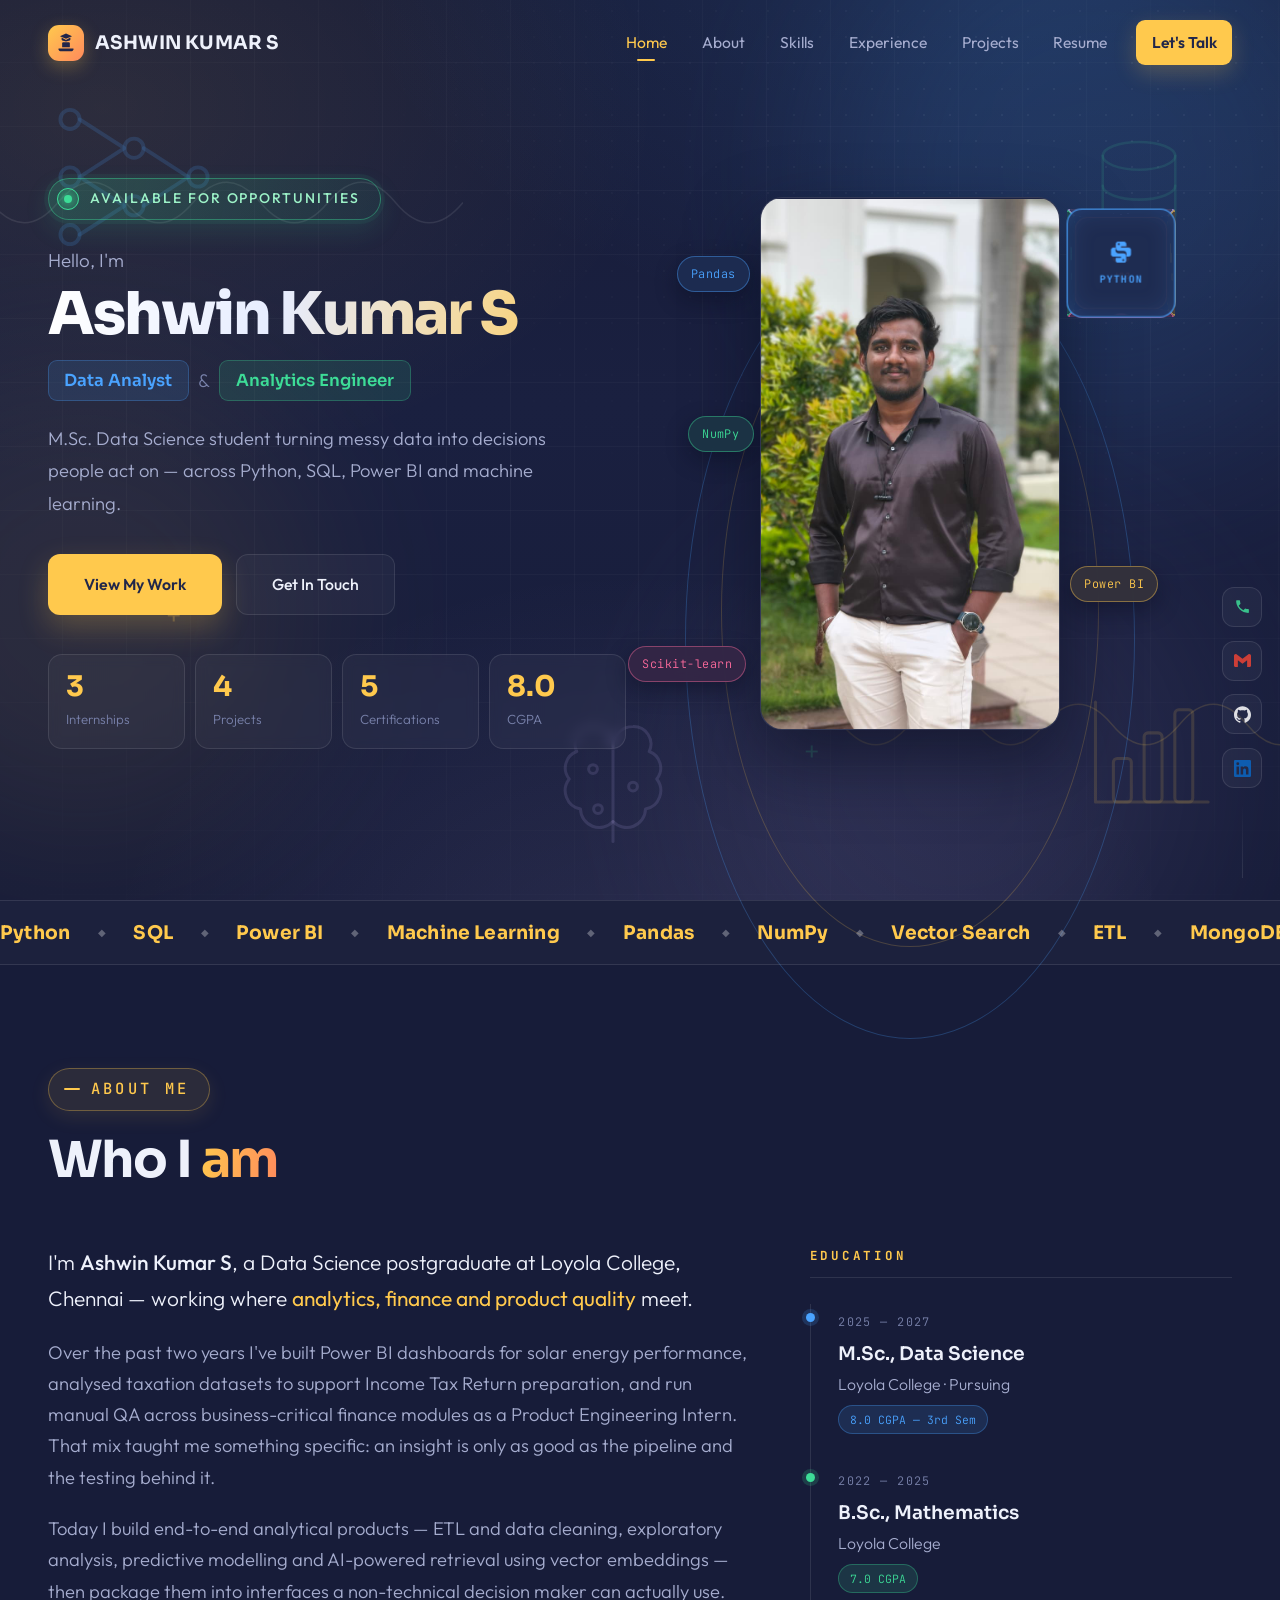
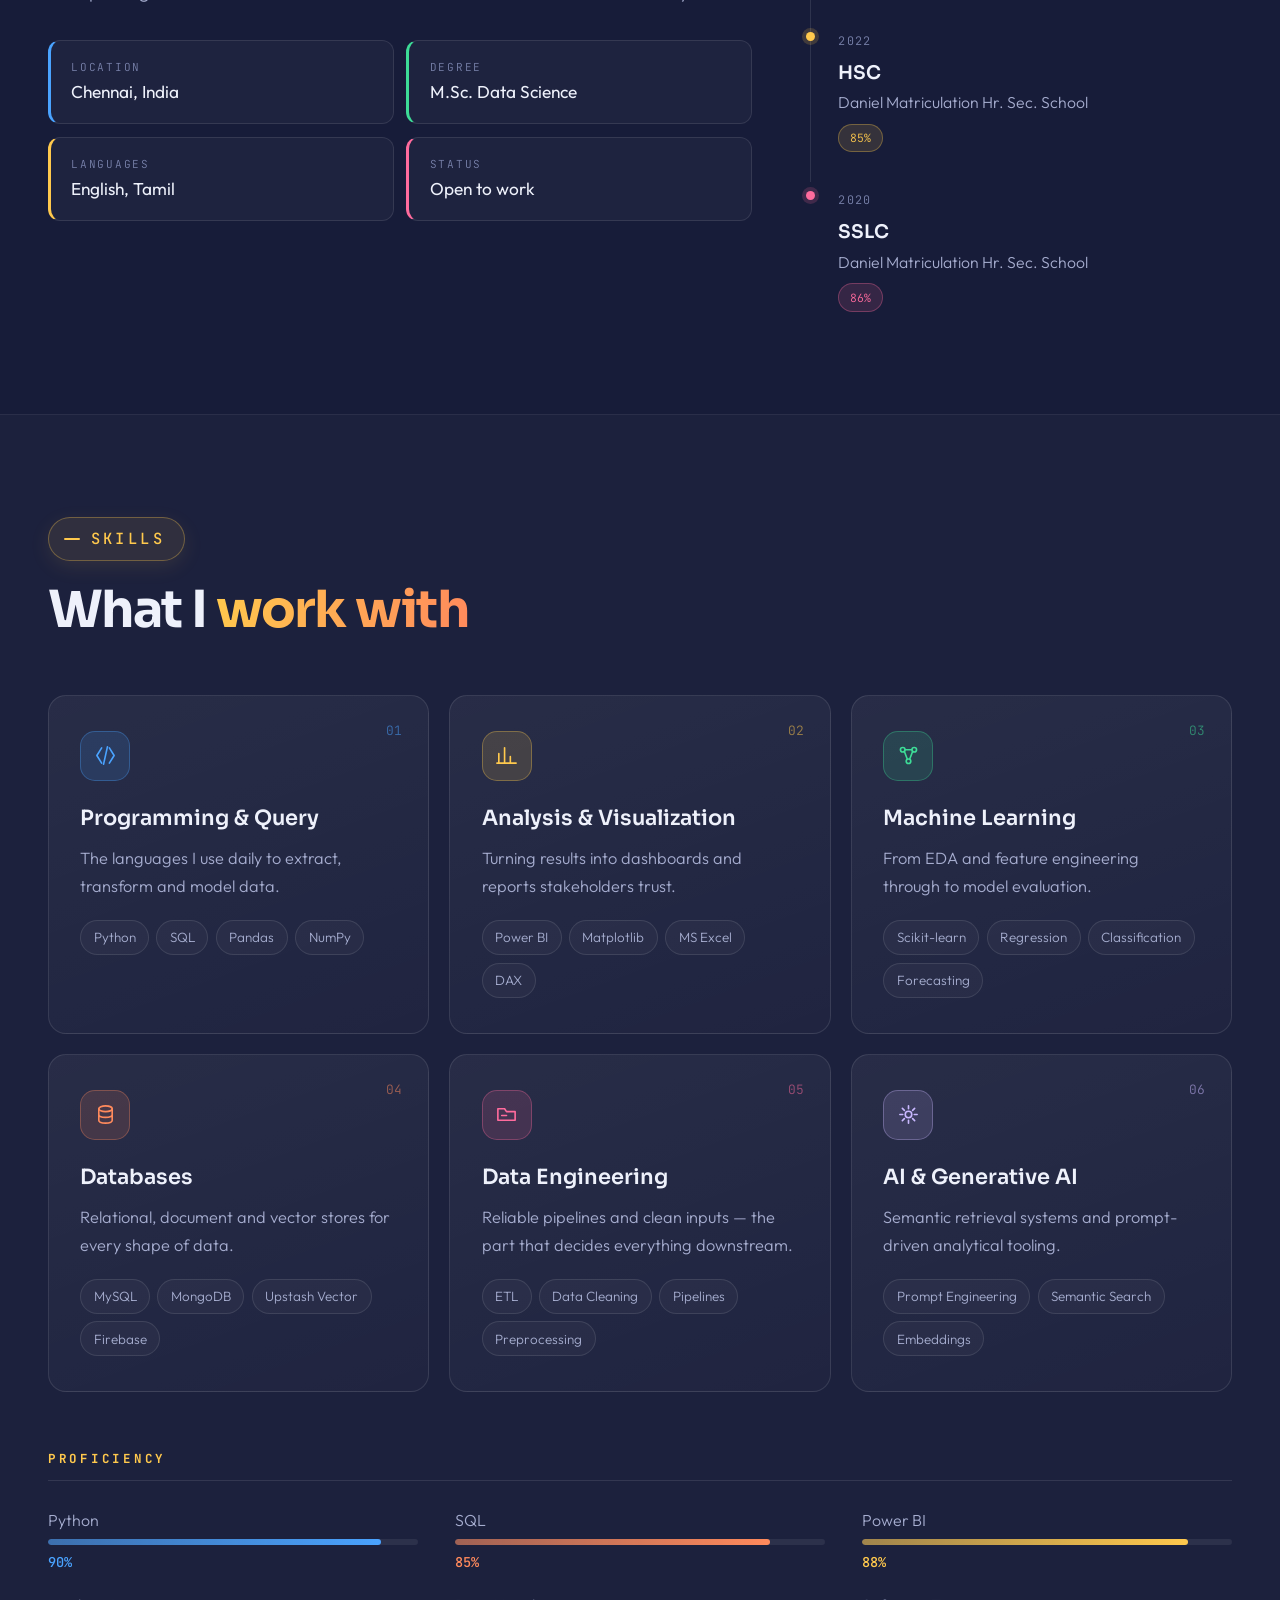
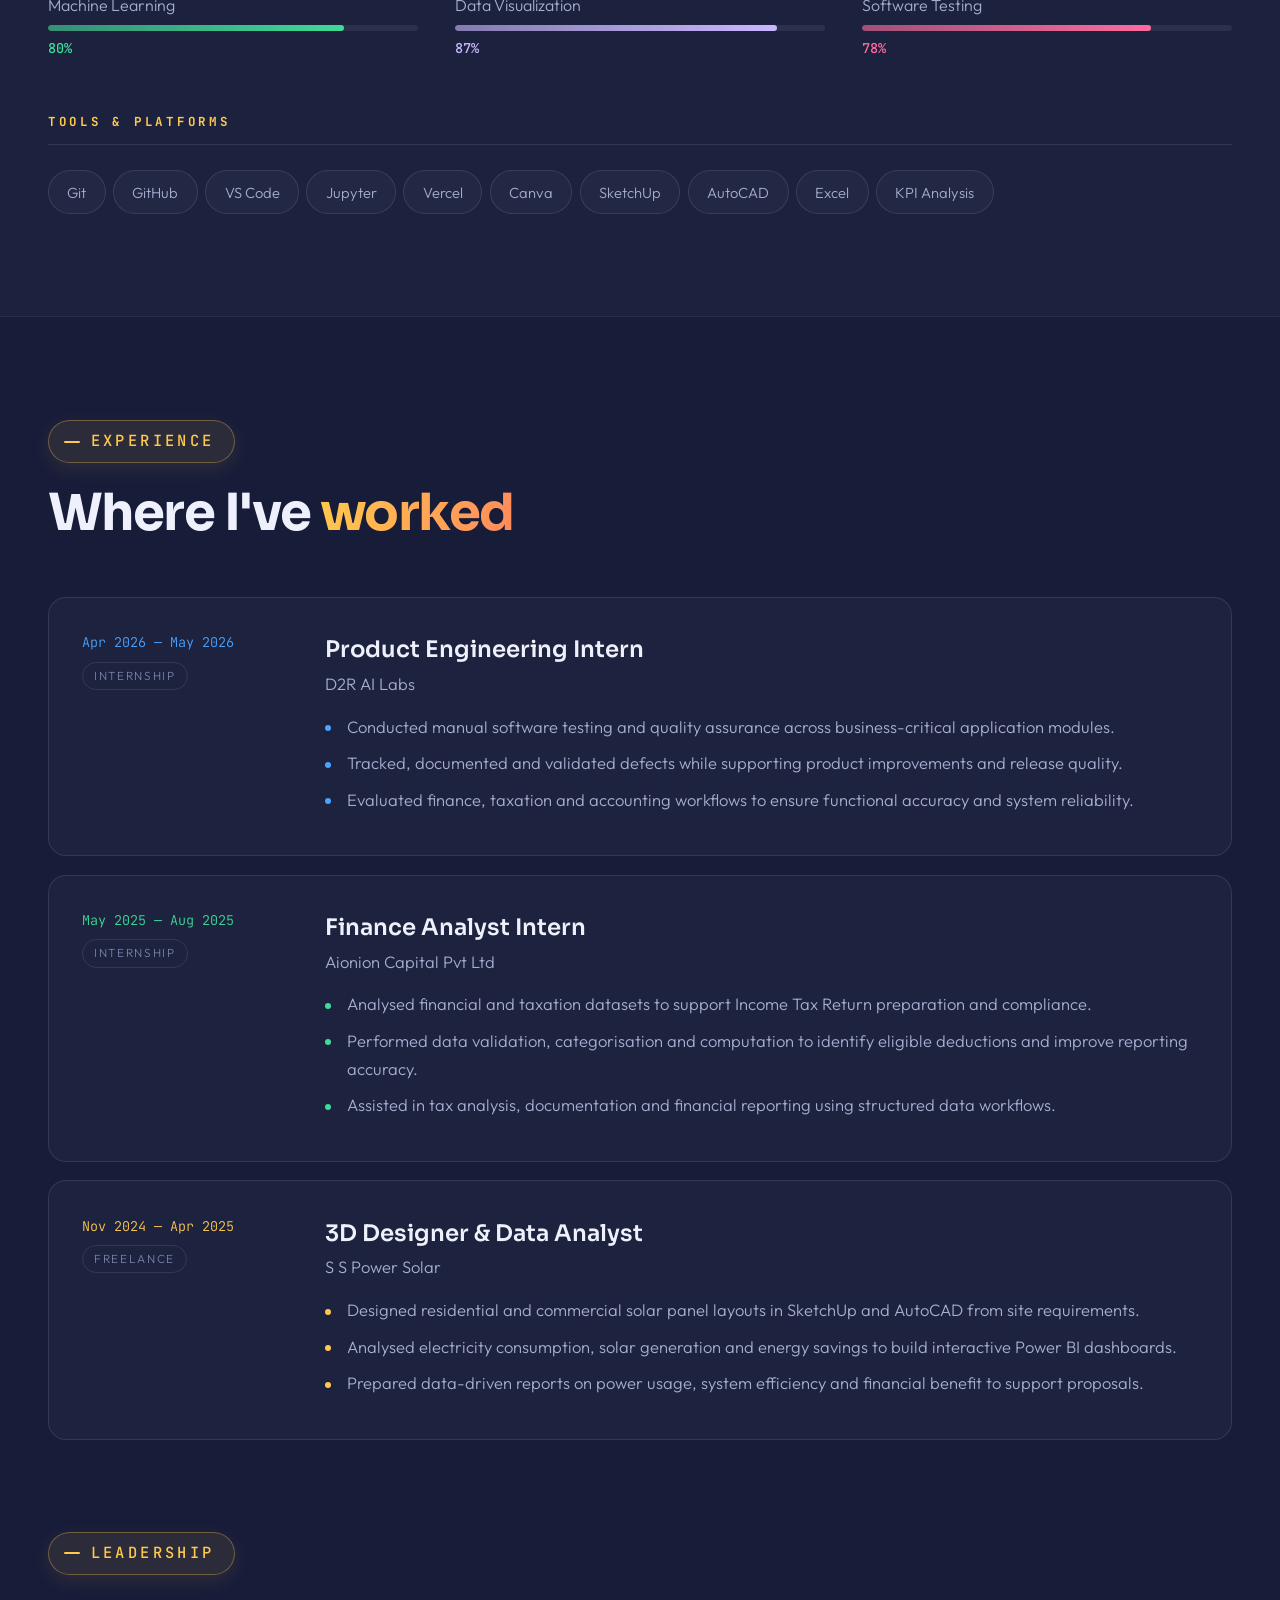
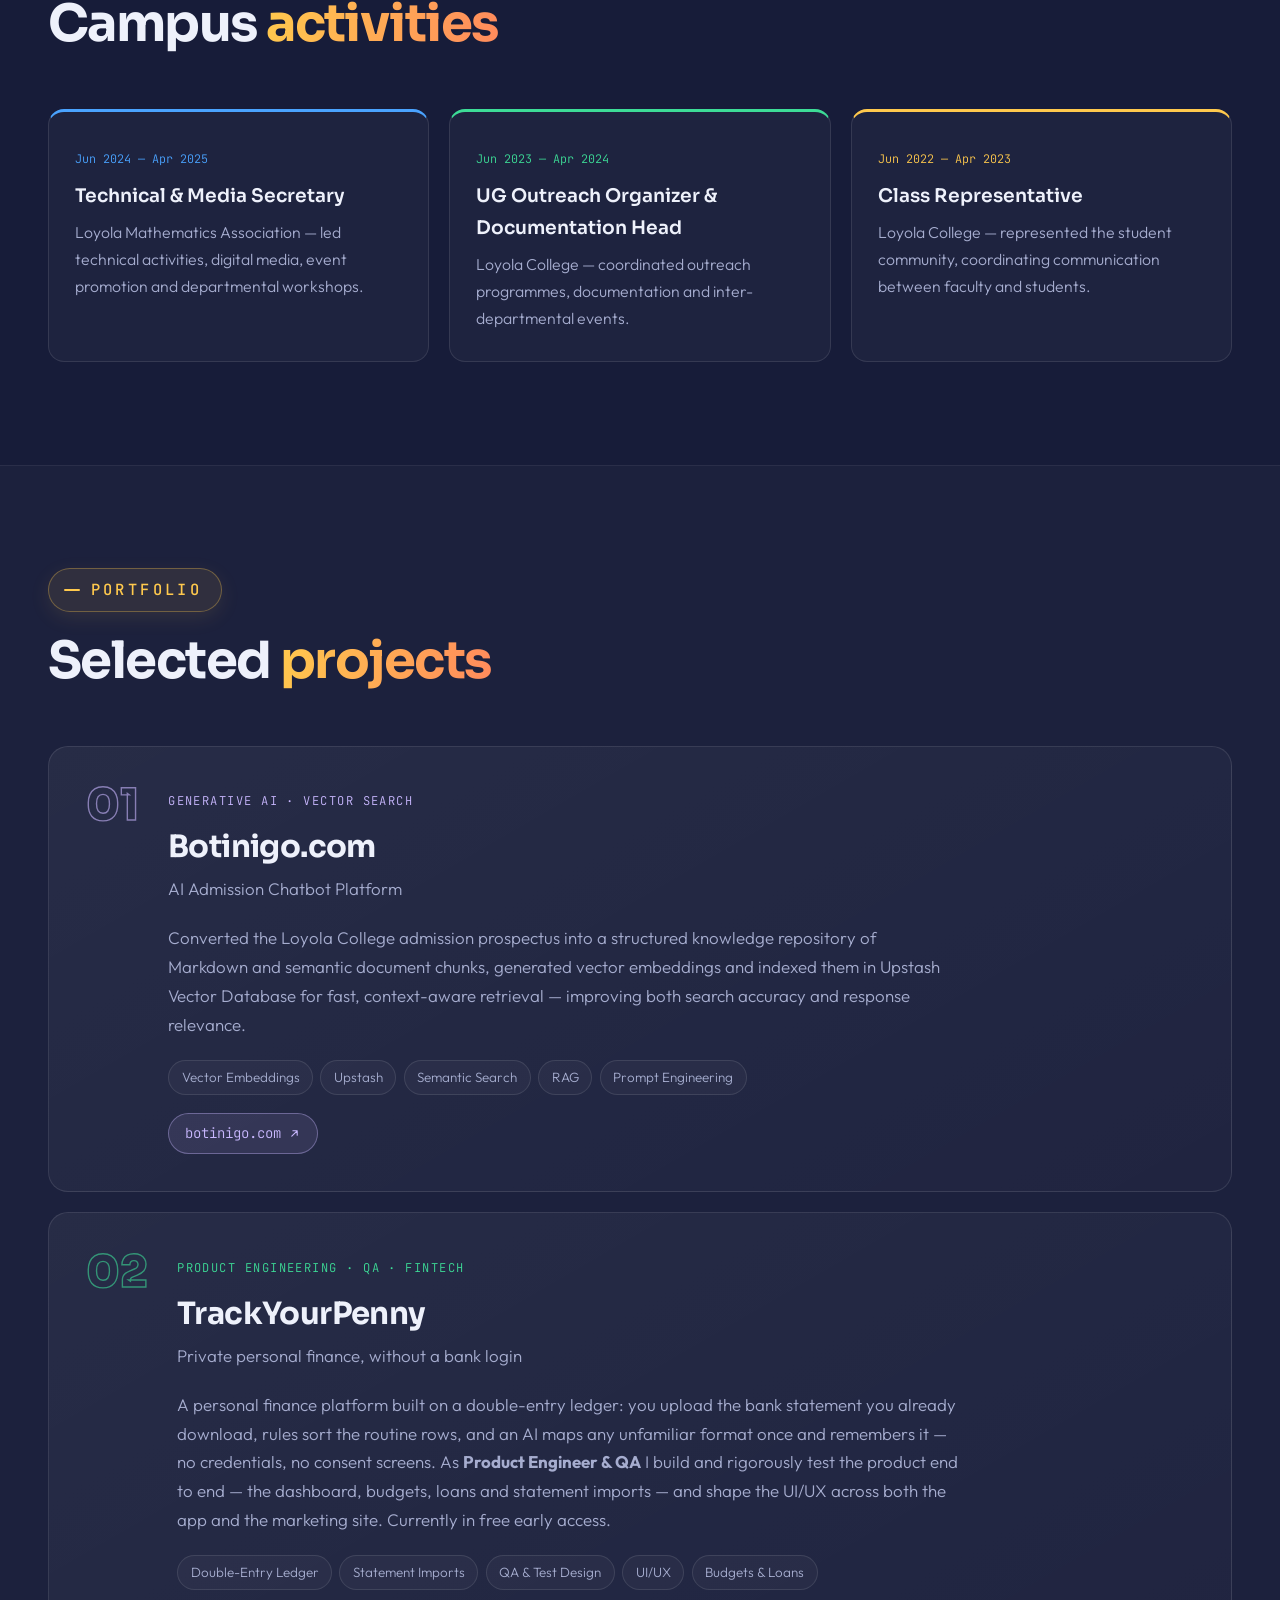
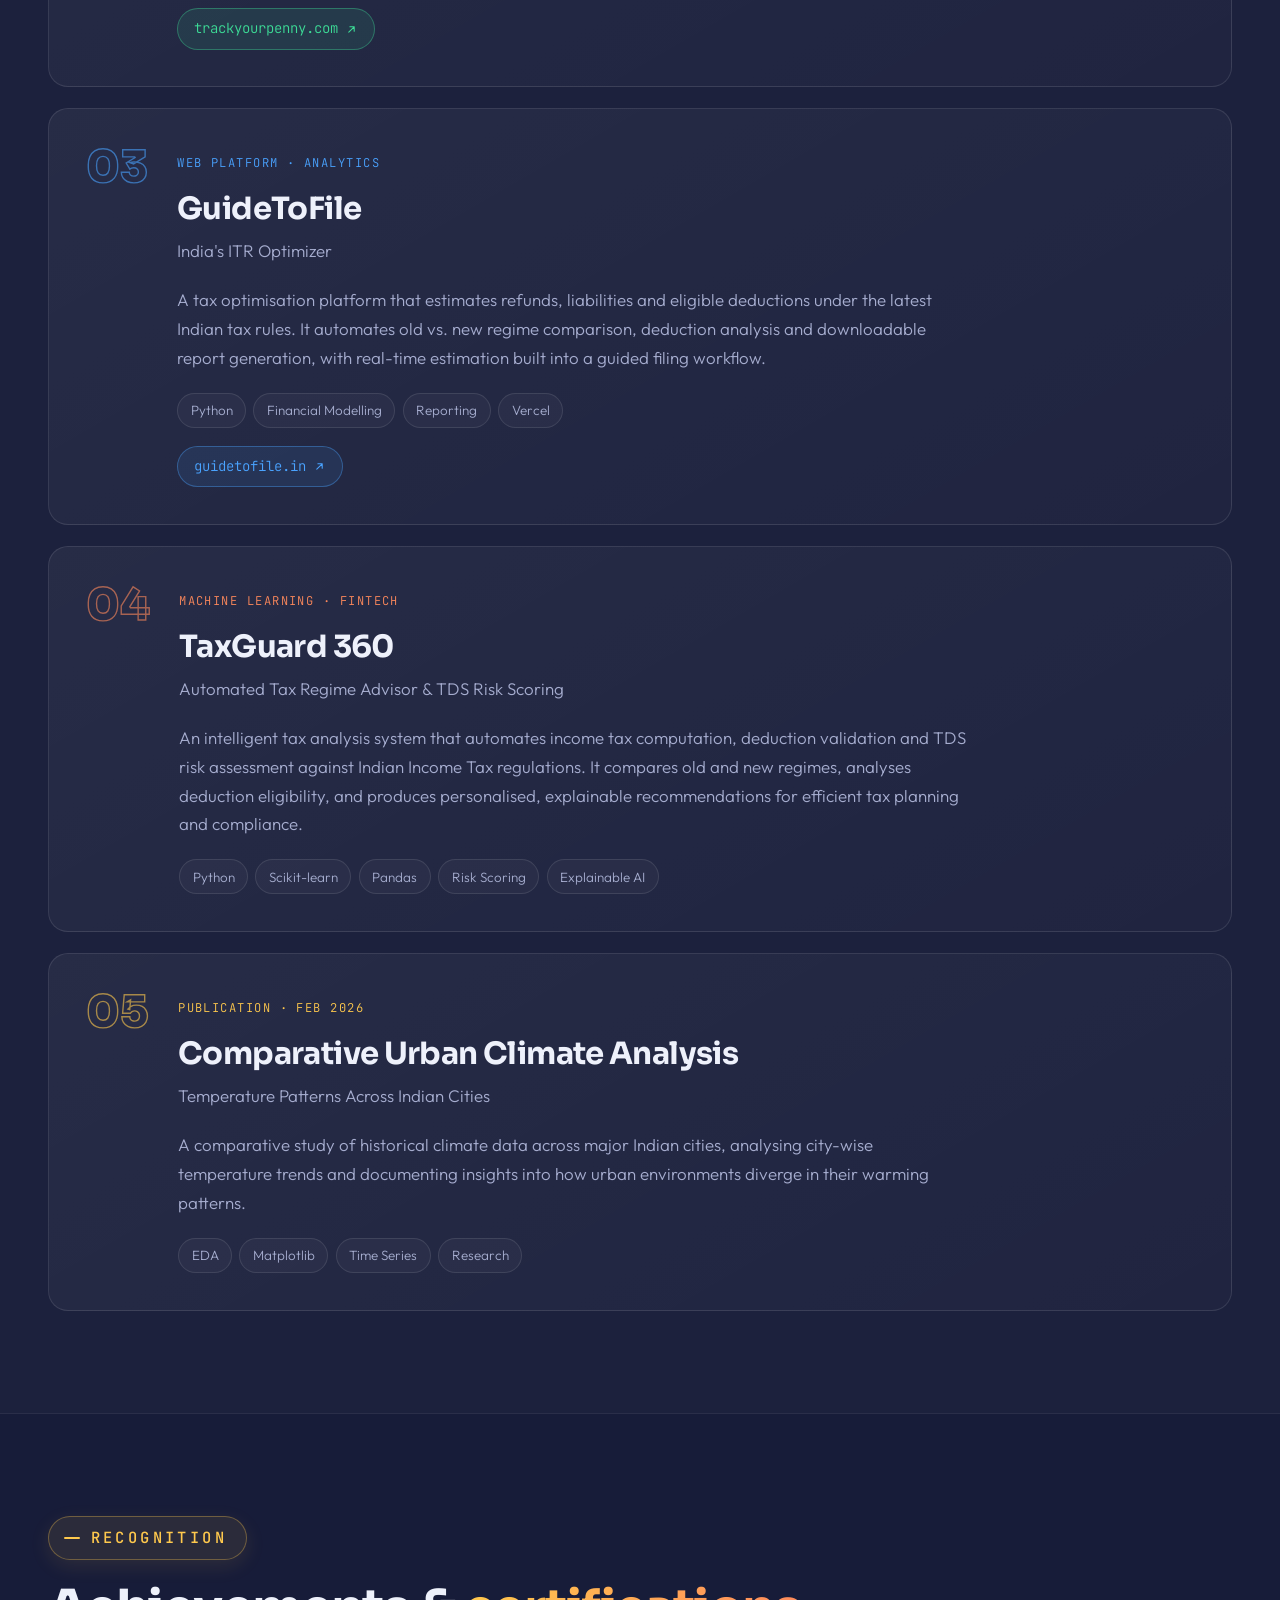
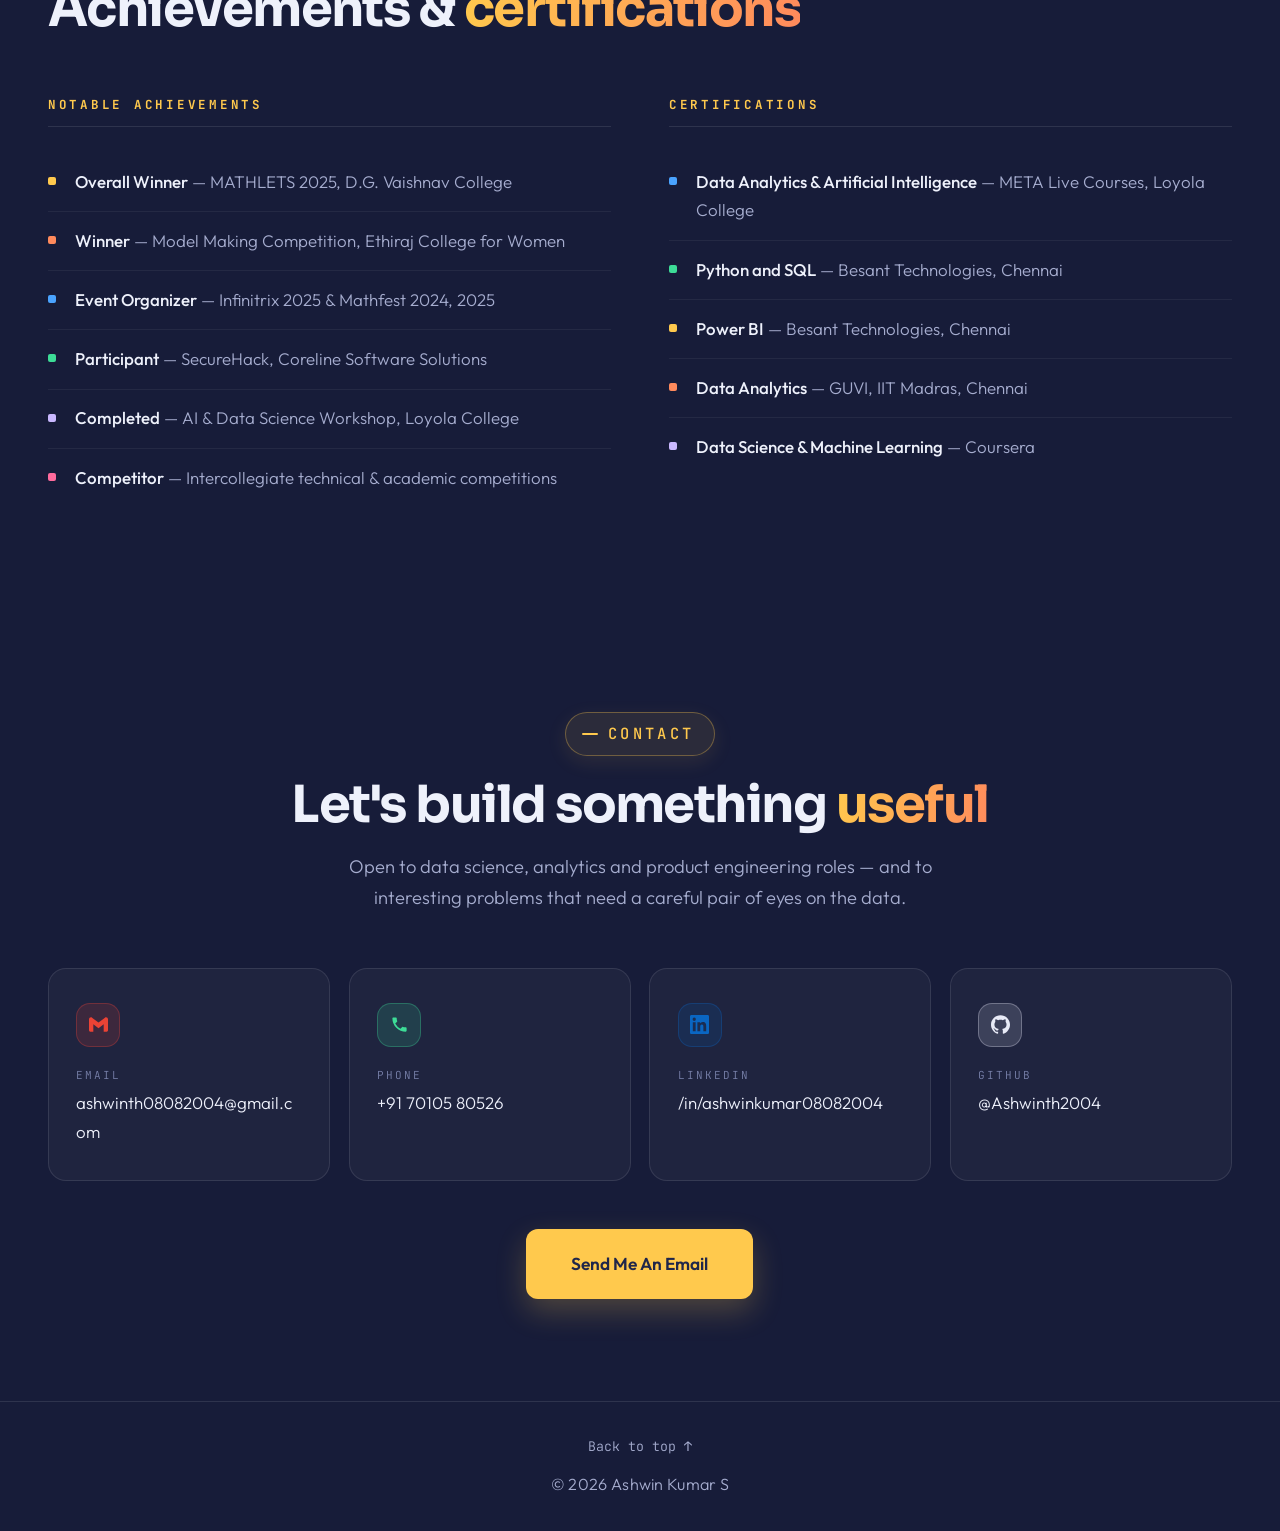
<file: index.html>
<!DOCTYPE html>
<html lang="en">
<head>
<meta charset="UTF-8">
<meta name="viewport" content="width=device-width, initial-scale=1.0">
<title>Ashwin Kumar S — Data Analyst &amp; Analytics Engineer</title>
<meta name="description" content="Portfolio of Ashwin Kumar S — Data Science postgraduate specialising in Data Analysis, Python, SQL, Power BI, Machine Learning and AI-powered financial analytics.">
<link rel="icon" href="data:image/svg+xml,<svg xmlns='http://www.w3.org/2000/svg' viewBox='0 0 100 100'><text y='.9em' font-size='90'>📊</text></svg>">
<link rel="preconnect" href="https://fonts.googleapis.com">
<link rel="preconnect" href="https://fonts.gstatic.com" crossorigin>
<link href="https://fonts.googleapis.com/css2?family=Sora:wght@300;400;500;600;700;800&family=Outfit:wght@300;400;500;600&family=JetBrains+Mono:wght@400;500&display=swap" rel="stylesheet">
<link rel="stylesheet" href="css/style.css?v=5">
</head>
<body>

<!-- ============ BACKGROUND PATTERN LAYERS ============ -->
<div class="bg" aria-hidden="true">
  <div class="bg__grid"></div>
  <div class="bg__dots" data-parallax="14"></div>
  <div class="bg__blob bg__blob--1" data-parallax="26"></div>
  <div class="bg__blob bg__blob--2" data-parallax="-20"></div>
  <div class="bg__blob bg__blob--3" data-parallax="16"></div>

  <svg class="bg__wave bg__wave--a" viewBox="0 0 400 100" preserveAspectRatio="none" data-parallax="10">
    <path d="M0 50 Q 25 20 50 50 T 100 50 T 150 50 T 200 50 T 250 50 T 300 50 T 350 50 T 400 50"/>
  </svg>
  <svg class="bg__wave bg__wave--b" viewBox="0 0 400 100" preserveAspectRatio="none" data-parallax="-12">
    <path d="M0 50 Q 25 80 50 50 T 100 50 T 150 50 T 200 50 T 250 50 T 300 50 T 350 50 T 400 50"/>
  </svg>

  <!-- data-science / AI motifs replacing the old plain circles -->
  <svg class="bg__icon bg__icon--net" viewBox="0 0 120 120" data-parallax="-16">
    <circle cx="20" cy="24" r="6"/><circle cx="20" cy="60" r="6"/><circle cx="20" cy="96" r="6"/>
    <circle cx="60" cy="42" r="6"/><circle cx="60" cy="78" r="6"/>
    <circle cx="100" cy="60" r="6"/>
    <path d="M26 24 54 42M26 60 54 42M26 60 54 78M26 96 54 78M66 42 94 60M66 78 94 60"/>
  </svg>

  <svg class="bg__icon bg__icon--brain" viewBox="0 0 120 120" data-parallax="20">
    <path d="M60 18v84"/>
    <path d="M60 26a16 16 0 0 0-16-16 14 14 0 0 0-13 20 14 14 0 0 0-6 22 15 15 0 0 0 9 24 15 15 0 0 0 26 10"/>
    <path d="M60 26a16 16 0 0 1 16-16 14 14 0 0 1 13 20 14 14 0 0 1 6 22 15 15 0 0 1-9 24 15 15 0 0 1-26 10"/>
    <circle cx="44" cy="44" r="3.5"/><circle cx="76" cy="58" r="3.5"/><circle cx="48" cy="76" r="3.5"/>
  </svg>

  <svg class="bg__icon bg__icon--chart" viewBox="0 0 120 120" data-parallax="12">
    <path d="M16 100h88M16 100V22"/>
    <rect x="30" y="66" width="14" height="34" rx="3"/>
    <rect x="54" y="46" width="14" height="54" rx="3"/>
    <rect x="78" y="28" width="14" height="72" rx="3"/>
  </svg>

  <svg class="bg__icon bg__icon--db" viewBox="0 0 120 120" data-parallax="-13">
    <ellipse cx="60" cy="28" rx="34" ry="13"/>
    <path d="M26 28v28c0 7 15 13 34 13s34-6 34-13V28"/>
    <path d="M26 56v28c0 7 15 13 34 13s34-6 34-13V56"/>
  </svg>

  <span class="bg__plus bg__plus--1" data-parallax="18">+</span>
  <span class="bg__plus bg__plus--2" data-parallax="-14">+</span>
  <span class="bg__plus bg__plus--3" data-parallax="12">+</span>
</div>

<div class="scroll-progress"><span id="progressBar"></span></div>

<!-- ============ PRELOADER ============ -->
<div class="preloader" id="preloader">
  <div class="preloader__inner">

    <div class="ld">
      <span class="ld__halo"></span>
      <img class="ld__img" src="assets/student-cut.png" alt="" width="430" height="543" fetchpriority="high">
      <span class="ld__shadow"></span>
    </div>

    <span class="preloader__name">ASHWIN&nbsp;KUMAR&nbsp;S</span>
    <span class="preloader__bar"><i></i></span>
  </div>
</div>

<!-- ============ HEADER ============ -->
<header class="header" id="header">
  <a href="#home" class="logo" data-scroll>
    <span class="logo__mark">
      <!-- student at a laptop -->
      <svg viewBox="0 0 24 24" aria-hidden="true">
        <path d="M12 1.6 5.4 4.5 12 7.4l6.6-2.9L12 1.6Z"/>
        <path d="M7.2 6.1v2.2c0 .5.3.9.7 1.1 2.6 1.2 5.6 1.2 8.2 0 .4-.2.7-.6.7-1.1V6.1L12 8.6 7.2 6.1Z"/>
        <path d="M9.1 11.2h5.8c.7 0 1.3.6 1.3 1.3v4.1H7.8v-4.1c0-.7.6-1.3 1.3-1.3Z"/>
        <path d="M4.5 17.9h15c.6 0 1 .6.7 1.1l-.6 1.1c-.3.5-.8.8-1.4.8H5.8c-.6 0-1.1-.3-1.4-.8l-.6-1.1c-.3-.5.1-1.1.7-1.1Z"/>
      </svg>
    </span>
    <span class="logo__text">Ashwin Kumar S</span>
  </a>

  <nav class="nav" id="nav">
    <a href="#home"       class="nav__link is-active" data-scroll><span>Home</span></a>
    <a href="#about"      class="nav__link" data-scroll><span>About</span></a>
    <a href="#skills"     class="nav__link" data-scroll><span>Skills</span></a>
    <a href="#experience" class="nav__link" data-scroll><span>Experience</span></a>
    <a href="#projects"   class="nav__link" data-scroll><span>Projects</span></a>
    <a href="resume.html" class="nav__link"><span>Resume</span></a>
    <a href="#contact"    class="nav__link nav__link--cta" data-scroll><span>Let's Talk</span></a>

  </nav>

  <button class="burger" id="burger" aria-label="Open navigation menu" aria-expanded="false" aria-controls="nav">
    <span></span><span></span><span></span>
  </button>
</header>

<!-- ============ SOCIAL RAIL (right) ============ -->
<div class="rail" id="rail">
  <button class="rail__toggle" id="railToggle" aria-label="Hide social links" aria-expanded="true" aria-controls="railItems">
    <svg class="rail__ico rail__ico--close" viewBox="0 0 24 24" aria-hidden="true"><path d="M5.3 8.3a1 1 0 0 1 1.4 0L12 13.6l5.3-5.3a1 1 0 1 1 1.4 1.4l-6 6a1 1 0 0 1-1.4 0l-6-6a1 1 0 0 1 0-1.4Z"/></svg>
    <svg class="rail__ico rail__ico--open" viewBox="0 0 24 24" aria-hidden="true"><path d="M11.3 8.3a1 1 0 0 1 1.4 0l6 6a1 1 0 0 1-1.4 1.4L12 10.4l-5.3 5.3a1 1 0 0 1-1.4-1.4Z"/></svg>
  </button>

  <div class="rail__items" id="railItems">
  <span class="rail__line"></span>

  <a href="https://www.linkedin.com/in/ashwinkumar08082004" target="_blank" rel="noopener" aria-label="LinkedIn" style="--ic:#0A66C2">
    <svg viewBox="0 0 24 24" aria-hidden="true"><path d="M20.447 20.452h-3.554v-5.569c0-1.328-.027-3.037-1.852-3.037-1.853 0-2.136 1.445-2.136 2.939v5.667H9.351V9h3.414v1.561h.046c.477-.9 1.637-1.85 3.37-1.85 3.601 0 4.267 2.37 4.267 5.455v6.286zM5.337 7.433a2.062 2.062 0 0 1-2.063-2.065 2.064 2.064 0 1 1 2.063 2.065zm1.782 13.019H3.555V9h3.564v11.452zM22.225 0H1.771C.792 0 0 .774 0 1.729v20.542C0 23.227.792 24 1.771 24h20.451C23.2 24 24 23.227 24 22.271V1.729C24 .774 23.2 0 22.222 0h.003z"/></svg>
  </a>

  <a href="https://github.com/Ashwinth2004/" target="_blank" rel="noopener" aria-label="GitHub" style="--ic:#ffffff">
    <svg viewBox="0 0 24 24" aria-hidden="true"><path d="M12 .297c-6.63 0-12 5.373-12 12 0 5.303 3.438 9.8 8.205 11.385.6.113.82-.258.82-.577 0-.285-.01-1.04-.015-2.04-3.338.724-4.042-1.61-4.042-1.61C4.422 18.07 3.633 17.7 3.633 17.7c-1.087-.744.084-.729.084-.729 1.205.084 1.838 1.236 1.838 1.236 1.07 1.835 2.809 1.305 3.495.998.108-.776.417-1.305.76-1.605-2.665-.3-5.466-1.332-5.466-5.93 0-1.31.465-2.38 1.235-3.22-.135-.303-.54-1.523.105-3.176 0 0 1.005-.322 3.3 1.23.96-.267 1.98-.399 3-.405 1.02.006 2.04.138 3 .405 2.28-1.552 3.285-1.23 3.285-1.23.645 1.653.24 2.873.12 3.176.765.84 1.23 1.91 1.23 3.22 0 4.61-2.805 5.625-5.475 5.92.42.36.81 1.096.81 2.22 0 1.606-.015 2.896-.015 3.286 0 .315.21.69.825.57C20.565 22.092 24 17.592 24 12.297c0-6.627-5.373-12-12-12"/></svg>
  </a>

  <a href="mailto:ashwinth08082004@gmail.com" aria-label="Gmail" style="--ic:#EA4335">
    <svg viewBox="0 0 24 24" aria-hidden="true"><path d="M24 5.457v13.909c0 .904-.732 1.636-1.636 1.636h-3.819V11.73L12 16.64l-6.545-4.91v9.273H1.636A1.636 1.636 0 0 1 0 19.366V5.457c0-2.023 2.309-3.178 3.927-1.964L5.455 4.64 12 9.548l6.545-4.91 1.528-1.145C21.69 2.28 24 3.434 24 5.457z"/></svg>
  </a>

  <a href="tel:+917010580526" aria-label="Phone" style="--ic:#3ddc97">
    <svg viewBox="0 0 24 24" aria-hidden="true"><path d="M6.6 10.8a15.5 15.5 0 0 0 6.6 6.6l2.2-2.2c.3-.3.7-.4 1-.2 1.2.4 2.4.6 3.6.6.6 0 1 .4 1 1V20c0 .6-.4 1-1 1A17 17 0 0 1 3 4c0-.6.4-1 1-1h3.5c.6 0 1 .4 1 1 0 1.3.2 2.5.6 3.6.1.4 0 .8-.2 1l-2.3 2.2Z"/></svg>
  </a>
  </div>
</div>

<main>

<!-- ============ HERO ============ -->
<section class="hero" id="home">
  <div class="hero__wrap">

    <div class="hero__text">
      <p class="badge reveal">
        <span class="badge__pulse"><i></i></span>
        <span class="badge__text">Available for Opportunities</span>
      </p>

      <p class="hero__hi reveal" data-delay="1">Hello, I'm</p>
      <h1 class="hero__name reveal" data-delay="2">Ashwin Kumar S</h1>
      <p class="hero__role reveal" data-delay="3">
        <span class="hero__role-tag">Data Analyst</span>
        <span class="hero__role-sep">&amp;</span>
        <span class="hero__role-tag hero__role-tag--alt">Analytics Engineer</span>
      </p>

      <p class="hero__desc reveal" data-delay="4">
        M.Sc. Data Science student turning messy data into decisions people act on —
        across Python, SQL, Power BI and machine learning.
      </p>

      <div class="hero__actions reveal" data-delay="5">
        <a href="#projects" class="btn btn--solid" data-scroll data-magnetic>View My Work</a>
        <a href="#contact"  class="btn btn--line"  data-scroll data-magnetic>Get In Touch</a>
      </div>

      <div class="hero__stats reveal" data-delay="6">
        <div class="stat"><b data-count="3">0</b><span>Internships</span></div>
        <div class="stat"><b data-count="4">0</b><span>Projects</span></div>
        <div class="stat"><b data-count="5">0</b><span>Certifications</span></div>
        <div class="stat"><b data-count="8" data-decimal="1">0</b><span>CGPA</span></div>
      </div>
    </div>

    <!-- ===== 3D SCENE + PHOTO ===== -->
    <div class="hero__visual reveal-photo">
      <div class="scene" id="scene">
        <!-- decorative rings sit strictly behind the photograph -->
        <span class="scene__ring scene__ring--1"></span>
        <span class="scene__ring scene__ring--2"></span>

        <div class="photo">
          <img src="assets/profile.jpg" alt="Ashwin Kumar S" width="720" height="1280">
        </div>

        <!-- floating 3D data cube — clear of the photograph -->
        <div class="cube-stage" aria-hidden="true">
          <div class="cube">
            <span class="cube__f cube__f--fr" style="--c:#4aa3ff">
              <svg viewBox="0 0 24 24"><path d="M9.4 3h5.2c1 0 1.9.8 1.9 1.9v2.3H12v1h6.6c1 0 1.9.8 1.9 1.9v3.8c0 1-.8 1.9-1.9 1.9h-1.9v-2.4c0-1.4-1.1-2.5-2.5-2.5H9.8c-1.2 0-2.2-1-2.2-2.2V4.9C7.6 3.8 8.4 3 9.4 3Zm.7 1.3a.9.9 0 1 0 0 1.8.9.9 0 0 0 0-1.8Z"/><path d="M14.6 21H9.4c-1 0-1.9-.8-1.9-1.9v-2.3H12v-1H5.4c-1 0-1.9-.8-1.9-1.9v-3.8c0-1 .8-1.9 1.9-1.9h1.9v2.4c0 1.4 1.1 2.5 2.5 2.5h4.4c1.2 0 2.2 1 2.2 2.2v3.8c0 1-.8 1.9-1.8 1.9Zm-.7-1.3a.9.9 0 1 0 0-1.8.9.9 0 0 0 0 1.8Z"/></svg>
              <b>Python</b>
            </span>
            <span class="cube__f cube__f--bk" style="--c:#ff8a5c">
              <svg viewBox="0 0 24 24"><ellipse cx="12" cy="5.5" rx="8" ry="3.2"/><path d="M4 8.5v3.2c0 1.8 3.6 3.2 8 3.2s8-1.4 8-3.2V8.5c0 1.8-3.6 3.2-8 3.2s-8-1.4-8-3.2Z"/><path d="M4 14.4v3.2c0 1.8 3.6 3.2 8 3.2s8-1.4 8-3.2v-3.2c0 1.8-3.6 3.2-8 3.2s-8-1.4-8-3.2Z"/></svg>
              <b>SQL</b>
            </span>
            <span class="cube__f cube__f--rt" style="--c:#ffc94d">
              <svg viewBox="0 0 24 24"><rect x="3" y="12" width="4" height="9" rx="1"/><rect x="10" y="7" width="4" height="14" rx="1"/><rect x="17" y="3" width="4" height="18" rx="1"/></svg>
              <b>Power BI</b>
            </span>
            <span class="cube__f cube__f--lt" style="--c:#3ddc97">
              <svg viewBox="0 0 24 24"><path d="M12 2a4 4 0 0 0-4 4 3.6 3.6 0 0 0-2 6.5A3.6 3.6 0 0 0 8.6 19 3.4 3.4 0 0 0 12 22V2Z"/><path d="M12 2a4 4 0 0 1 4 4 3.6 3.6 0 0 1 2 6.5A3.6 3.6 0 0 1 15.4 19 3.4 3.4 0 0 1 12 22V2Z" opacity=".55"/></svg>
              <b>ML</b>
            </span>
            <span class="cube__f cube__f--tp" style="--c:#c9b8ff">
              <svg viewBox="0 0 24 24"><path d="M12 2l1.9 4.6L18.5 8l-4.6 1.4L12 14l-1.9-4.6L5.5 8l4.6-1.4L12 2Z"/><path d="M18.5 14l1 2.4 2.5.8-2.5.8-1 2.4-1-2.4-2.5-.8 2.5-.8 1-2.4Z"/><path d="M5 15l.8 1.9 2 .6-2 .6L5 20l-.8-1.9-2-.6 2-.6L5 15Z"/></svg>
              <b>AI</b>
            </span>
            <span class="cube__f cube__f--bt" style="--c:#ff6b9d">
              <svg viewBox="0 0 24 24"><path d="M12 2 2 7l10 5 10-5-10-5Z"/><path d="M2 12l10 5 10-5" opacity=".6"/><path d="M2 17l10 5 10-5" opacity=".35"/></svg>
              <b>Data</b>
            </span>
          </div>
        </div>

        <!-- floating coloured chips — placed outside the photo frame -->
        <span class="chip chip--1" style="--c:#4aa3ff">Pandas</span>
        <span class="chip chip--2" style="--c:#3ddc97">NumPy</span>
        <span class="chip chip--3" style="--c:#ffc94d">Power BI</span>
        <span class="chip chip--4" style="--c:#ff6b9d">Scikit-learn</span>
      </div>
    </div>
  </div>

</section>

<!-- ============ MARQUEE ============ -->
<div class="marquee" aria-hidden="true">
  <div class="marquee__track">
    <span>Python</span><i>◆</i><span>SQL</span><i>◆</i><span>Power BI</span><i>◆</i>
    <span>Machine Learning</span><i>◆</i><span>Pandas</span><i>◆</i><span>NumPy</span><i>◆</i>
    <span>Vector Search</span><i>◆</i><span>ETL</span><i>◆</i><span>MongoDB</span><i>◆</i>
    <span>Scikit-learn</span><i>◆</i><span>Data Visualization</span><i>◆</i><span>Prompt Engineering</span><i>◆</i>
    <span>Python</span><i>◆</i><span>SQL</span><i>◆</i><span>Power BI</span><i>◆</i>
    <span>Machine Learning</span><i>◆</i><span>Pandas</span><i>◆</i><span>NumPy</span><i>◆</i>
    <span>Vector Search</span><i>◆</i><span>ETL</span><i>◆</i><span>MongoDB</span><i>◆</i>
    <span>Scikit-learn</span><i>◆</i><span>Data Visualization</span><i>◆</i><span>Prompt Engineering</span><i>◆</i>
  </div>
</div>

<!-- ============ ABOUT ============ -->
<section class="section" id="about">
  <div class="container">
    <div class="head reveal">
      <span class="eyebrow"><i></i> About Me</span>
      <h2 class="title">Who I <em>am</em></h2>
    </div>

    <div class="about">
      <div class="about__body reveal" data-delay="1">
        <p class="lead">
          I'm <strong>Ashwin Kumar S</strong>, a Data Science postgraduate at Loyola College, Chennai —
          working where <em>analytics, finance and product quality</em> meet.
        </p>
        <p>
          Over the past two years I've built Power BI dashboards for solar energy performance,
          analysed taxation datasets to support Income Tax Return preparation, and run manual QA
          across business-critical finance modules as a Product Engineering Intern. That mix taught
          me something specific: an insight is only as good as the pipeline and the testing behind it.
        </p>
        <p>
          Today I build end-to-end analytical products — ETL and data cleaning, exploratory analysis,
          predictive modelling and AI-powered retrieval using vector embeddings — then package them
          into interfaces a non-technical decision maker can actually use.
        </p>

        <div class="facts">
          <div class="fact" style="--c:#4aa3ff"><span>Location</span><strong>Chennai, India</strong></div>
          <div class="fact" style="--c:#3ddc97"><span>Degree</span><strong>M.Sc. Data Science</strong></div>
          <div class="fact" style="--c:#ffc94d"><span>Languages</span><strong>English, Tamil</strong></div>
          <div class="fact" style="--c:#ff6b9d"><span>Status</span><strong>Open to work</strong></div>
        </div>
      </div>

      <aside class="about__edu reveal" data-delay="2">
        <h3 class="mini-title">Education</h3>
        <ul class="edu">
          <li style="--c:#4aa3ff">
            <span class="edu__year">2025 — 2027</span>
            <h4>M.Sc., Data Science</h4>
            <p>Loyola College · Pursuing</p>
            <span class="pill">8.0 CGPA — 3rd Sem</span>
          </li>
          <li style="--c:#3ddc97">
            <span class="edu__year">2022 — 2025</span>
            <h4>B.Sc., Mathematics</h4>
            <p>Loyola College</p>
            <span class="pill">7.0 CGPA</span>
          </li>
          <li style="--c:#ffc94d">
            <span class="edu__year">2022</span>
            <h4>HSC</h4>
            <p>Daniel Matriculation Hr. Sec. School</p>
            <span class="pill">85%</span>
          </li>
          <li style="--c:#ff6b9d">
            <span class="edu__year">2020</span>
            <h4>SSLC</h4>
            <p>Daniel Matriculation Hr. Sec. School</p>
            <span class="pill">86%</span>
          </li>
        </ul>
      </aside>
    </div>
  </div>
</section>

<!-- ============ SKILLS ============ -->
<section class="section section--alt" id="skills">
  <div class="container">
    <div class="head reveal">
      <span class="eyebrow"><i></i> Skills</span>
      <h2 class="title">What I <em>work with</em></h2>
    </div>

    <div class="skills">
      <article class="card tilt reveal" data-delay="1" style="--c:#4aa3ff">
        <span class="card__icon">
          <svg viewBox="0 0 24 24"><path d="M8 4 3 12l5 8M16 4l5 8-5 8M14 3l-4 18"/></svg>
        </span>
        <h3>Programming &amp; Query</h3>
        <p>The languages I use daily to extract, transform and model data.</p>
        <ul class="chips"><li>Python</li><li>SQL</li><li>Pandas</li><li>NumPy</li></ul>
        <span class="card__no">01</span>
      </article>

      <article class="card tilt reveal" data-delay="2" style="--c:#ffc94d">
        <span class="card__icon">
          <svg viewBox="0 0 24 24"><path d="M4 20V10M10 20V4M16 20v-7M22 20H2"/></svg>
        </span>
        <h3>Analysis &amp; Visualization</h3>
        <p>Turning results into dashboards and reports stakeholders trust.</p>
        <ul class="chips"><li>Power BI</li><li>Matplotlib</li><li>MS Excel</li><li>DAX</li></ul>
        <span class="card__no">02</span>
      </article>

      <article class="card tilt reveal" data-delay="3" style="--c:#3ddc97">
        <span class="card__icon">
          <svg viewBox="0 0 24 24"><circle cx="6" cy="6" r="2.4"/><circle cx="18" cy="6" r="2.4"/><circle cx="12" cy="18" r="2.4"/><path d="M7.6 7.6 10.8 16M16.4 7.6 13.2 16M8.4 6h7.2"/></svg>
        </span>
        <h3>Machine Learning</h3>
        <p>From EDA and feature engineering through to model evaluation.</p>
        <ul class="chips"><li>Scikit-learn</li><li>Regression</li><li>Classification</li><li>Forecasting</li></ul>
        <span class="card__no">03</span>
      </article>

      <article class="card tilt reveal" data-delay="4" style="--c:#ff8a5c">
        <span class="card__icon">
          <svg viewBox="0 0 24 24"><ellipse cx="12" cy="6" rx="7" ry="3"/><path d="M5 6v6c0 1.7 3.1 3 7 3s7-1.3 7-3V6M5 12v6c0 1.7 3.1 3 7 3s7-1.3 7-3v-6"/></svg>
        </span>
        <h3>Databases</h3>
        <p>Relational, document and vector stores for every shape of data.</p>
        <ul class="chips"><li>MySQL</li><li>MongoDB</li><li>Upstash Vector</li><li>Firebase</li></ul>
        <span class="card__no">04</span>
      </article>

      <article class="card tilt reveal" data-delay="5" style="--c:#ff6b9d">
        <span class="card__icon">
          <svg viewBox="0 0 24 24"><path d="M3 6h7l2 3h9M3 6v12h18V9"/><path d="M7 13h5"/></svg>
        </span>
        <h3>Data Engineering</h3>
        <p>Reliable pipelines and clean inputs — the part that decides everything downstream.</p>
        <ul class="chips"><li>ETL</li><li>Data Cleaning</li><li>Pipelines</li><li>Preprocessing</li></ul>
        <span class="card__no">05</span>
      </article>

      <article class="card tilt reveal" data-delay="6" style="--c:#c9b8ff">
        <span class="card__icon">
          <svg viewBox="0 0 24 24"><path d="M12 3v3M12 18v3M3 12h3M18 12h3M5.6 5.6l2.1 2.1M16.3 16.3l2.1 2.1M18.4 5.6l-2.1 2.1M7.7 16.3l-2.1 2.1"/><circle cx="12" cy="12" r="3.4"/></svg>
        </span>
        <h3>AI &amp; Generative AI</h3>
        <p>Semantic retrieval systems and prompt-driven analytical tooling.</p>
        <ul class="chips"><li>Prompt Engineering</li><li>Semantic Search</li><li>Embeddings</li></ul>
        <span class="card__no">06</span>
      </article>
    </div>

    <div class="meters reveal">
      <h3 class="mini-title">Proficiency</h3>
      <div class="meters__grid">
        <div class="meter" style="--c:#4aa3ff"><span>Python</span><i data-val="90"></i><b>90%</b></div>
        <div class="meter" style="--c:#ff8a5c"><span>SQL</span><i data-val="85"></i><b>85%</b></div>
        <div class="meter" style="--c:#ffc94d"><span>Power BI</span><i data-val="88"></i><b>88%</b></div>
        <div class="meter" style="--c:#3ddc97"><span>Machine Learning</span><i data-val="80"></i><b>80%</b></div>
        <div class="meter" style="--c:#c9b8ff"><span>Data Visualization</span><i data-val="87"></i><b>87%</b></div>
        <div class="meter" style="--c:#ff6b9d"><span>Software Testing</span><i data-val="78"></i><b>78%</b></div>
      </div>
    </div>

    <div class="tools reveal">
      <h3 class="mini-title">Tools &amp; Platforms</h3>
      <ul class="chips chips--wide">
        <li>Git</li><li>GitHub</li><li>VS Code</li><li>Jupyter</li><li>Vercel</li>
        <li>Canva</li><li>SketchUp</li><li>AutoCAD</li><li>Excel</li><li>KPI Analysis</li>
      </ul>
    </div>
  </div>
</section>

<!-- ============ EXPERIENCE ============ -->
<section class="section" id="experience">
  <div class="container">
    <div class="head reveal">
      <span class="eyebrow"><i></i> Experience</span>
      <h2 class="title">Where I've <em>worked</em></h2>
    </div>

    <div class="timeline">
      <article class="tl reveal" data-delay="1" style="--c:#4aa3ff">
        <div class="tl__meta">
          <span class="tl__date">Apr 2026 — May 2026</span>
          <span class="tl__type">Internship</span>
        </div>
        <div class="tl__body">
          <h3>Product Engineering Intern</h3>
          <p class="tl__org">D2R AI Labs</p>
          <ul>
            <li>Conducted manual software testing and quality assurance across business-critical application modules.</li>
            <li>Tracked, documented and validated defects while supporting product improvements and release quality.</li>
            <li>Evaluated finance, taxation and accounting workflows to ensure functional accuracy and system reliability.</li>
          </ul>
        </div>
      </article>

      <article class="tl reveal" data-delay="2" style="--c:#3ddc97">
        <div class="tl__meta">
          <span class="tl__date">May 2025 — Aug 2025</span>
          <span class="tl__type">Internship</span>
        </div>
        <div class="tl__body">
          <h3>Finance Analyst Intern</h3>
          <p class="tl__org">Aionion Capital Pvt Ltd</p>
          <ul>
            <li>Analysed financial and taxation datasets to support Income Tax Return preparation and compliance.</li>
            <li>Performed data validation, categorisation and computation to identify eligible deductions and improve reporting accuracy.</li>
            <li>Assisted in tax analysis, documentation and financial reporting using structured data workflows.</li>
          </ul>
        </div>
      </article>

      <article class="tl reveal" data-delay="3" style="--c:#ffc94d">
        <div class="tl__meta">
          <span class="tl__date">Nov 2024 — Apr 2025</span>
          <span class="tl__type">Freelance</span>
        </div>
        <div class="tl__body">
          <h3>3D Designer &amp; Data Analyst</h3>
          <p class="tl__org">S S Power Solar</p>
          <ul>
            <li>Designed residential and commercial solar panel layouts in SketchUp and AutoCAD from site requirements.</li>
            <li>Analysed electricity consumption, solar generation and energy savings to build interactive Power BI dashboards.</li>
            <li>Prepared data-driven reports on power usage, system efficiency and financial benefit to support proposals.</li>
          </ul>
        </div>
      </article>
    </div>

    <div class="head reveal" style="margin-top:5rem">
      <span class="eyebrow"><i></i> Leadership</span>
      <h2 class="title">Campus <em>activities</em></h2>
    </div>

    <div class="grid-3">
      <div class="mini tilt reveal" data-delay="1" style="--c:#4aa3ff">
        <span class="mini__date">Jun 2024 — Apr 2025</span>
        <h4>Technical &amp; Media Secretary</h4>
        <p>Loyola Mathematics Association — led technical activities, digital media, event promotion and departmental workshops.</p>
      </div>
      <div class="mini tilt reveal" data-delay="2" style="--c:#3ddc97">
        <span class="mini__date">Jun 2023 — Apr 2024</span>
        <h4>UG Outreach Organizer &amp; Documentation Head</h4>
        <p>Loyola College — coordinated outreach programmes, documentation and inter-departmental events.</p>
      </div>
      <div class="mini tilt reveal" data-delay="3" style="--c:#ffc94d">
        <span class="mini__date">Jun 2022 — Apr 2023</span>
        <h4>Class Representative</h4>
        <p>Loyola College — represented the student community, coordinating communication between faculty and students.</p>
      </div>
    </div>
  </div>
</section>

<!-- ============ PROJECTS ============ -->
<section class="section section--alt" id="projects">
  <div class="container">
    <div class="head reveal">
      <span class="eyebrow"><i></i> Portfolio</span>
      <h2 class="title">Selected <em>projects</em></h2>
    </div>

    <div class="projects">
      <article class="project reveal" data-delay="1" style="--c:#c9b8ff">
        <span class="project__no">01</span>
        <div class="project__main">
          <span class="project__tag">Generative AI · Vector Search</span>
          <h3>Botinigo.com</h3>
          <p class="project__sub">AI Admission Chatbot Platform</p>
          <p>
            Converted the Loyola College admission prospectus into a structured knowledge repository
            of Markdown and semantic document chunks, generated vector embeddings and indexed them
            in Upstash Vector Database for fast, context-aware retrieval — improving both search
            accuracy and response relevance.
          </p>
          <ul class="chips"><li>Vector Embeddings</li><li>Upstash</li><li>Semantic Search</li><li>RAG</li><li>Prompt Engineering</li></ul>
          <a class="project__link" href="https://botinigo.com/" target="_blank" rel="noopener">
            botinigo.com
            <svg viewBox="0 0 24 24" aria-hidden="true"><path d="M7 17 17 7M9 7h8v8"/></svg>
          </a>
        </div>
      </article>

      <article class="project reveal" data-delay="2" style="--c:#3ddc97">
        <span class="project__no">02</span>
        <div class="project__main">
          <span class="project__tag">Product Engineering · QA · FinTech</span>
          <h3>TrackYourPenny</h3>
          <p class="project__sub">Private personal finance, without a bank login</p>
          <p>
            A personal finance platform built on a double-entry ledger: you upload the bank
            statement you already download, rules sort the routine rows, and an AI maps any
            unfamiliar format once and remembers it — no credentials, no consent screens.
            As <strong>Product Engineer &amp; QA</strong> I build and rigorously test the product
            end to end — the dashboard, budgets, loans and statement imports — and shape the
            UI/UX across both the app and the marketing site. Currently in free early access.
          </p>
          <ul class="chips"><li>Double-Entry Ledger</li><li>Statement Imports</li><li>QA &amp; Test Design</li><li>UI/UX</li><li>Budgets &amp; Loans</li></ul>
          <a class="project__link" href="https://www.trackyourpenny.com" target="_blank" rel="noopener">
            trackyourpenny.com
            <svg viewBox="0 0 24 24" aria-hidden="true"><path d="M7 17 17 7M9 7h8v8"/></svg>
          </a>
        </div>
      </article>

      <article class="project reveal" data-delay="3" style="--c:#4aa3ff">
        <span class="project__no">03</span>
        <div class="project__main">
          <span class="project__tag">Web Platform · Analytics</span>
          <h3>GuideToFile</h3>
          <p class="project__sub">India's ITR Optimizer</p>
          <p>
            A tax optimisation platform that estimates refunds, liabilities and eligible deductions
            under the latest Indian tax rules. It automates old vs. new regime comparison, deduction
            analysis and downloadable report generation, with real-time estimation built into a
            guided filing workflow.
          </p>
          <ul class="chips"><li>Python</li><li>Financial Modelling</li><li>Reporting</li><li>Vercel</li></ul>
          <a class="project__link" href="https://www.guidetofile.in/" target="_blank" rel="noopener">
            guidetofile.in
            <svg viewBox="0 0 24 24" aria-hidden="true"><path d="M7 17 17 7M9 7h8v8"/></svg>
          </a>
        </div>
      </article>

      <article class="project reveal" data-delay="4" style="--c:#ff8a5c">
        <span class="project__no">04</span>
        <div class="project__main">
          <span class="project__tag">Machine Learning · FinTech</span>
          <h3>TaxGuard 360</h3>
          <p class="project__sub">Automated Tax Regime Advisor &amp; TDS Risk Scoring</p>
          <p>
            An intelligent tax analysis system that automates income tax computation, deduction
            validation and TDS risk assessment against Indian Income Tax regulations. It compares
            old and new regimes, analyses deduction eligibility, and produces personalised,
            explainable recommendations for efficient tax planning and compliance.
          </p>
          <ul class="chips"><li>Python</li><li>Scikit-learn</li><li>Pandas</li><li>Risk Scoring</li><li>Explainable AI</li></ul>
        </div>
      </article>

      <article class="project reveal" data-delay="5" style="--c:#ffc94d">
        <span class="project__no">05</span>
        <div class="project__main">
          <span class="project__tag">Publication · Feb 2026</span>
          <h3>Comparative Urban Climate Analysis</h3>
          <p class="project__sub">Temperature Patterns Across Indian Cities</p>
          <p>
            A comparative study of historical climate data across major Indian cities, analysing
            city-wise temperature trends and documenting insights into how urban environments
            diverge in their warming patterns.
          </p>
          <ul class="chips"><li>EDA</li><li>Matplotlib</li><li>Time Series</li><li>Research</li></ul>
        </div>
      </article>
    </div>
  </div>
</section>

<!-- ============ ACHIEVEMENTS ============ -->
<section class="section" id="achievements">
  <div class="container">
    <div class="head reveal">
      <span class="eyebrow"><i></i> Recognition</span>
      <h2 class="title">Achievements &amp; <em>certifications</em></h2>
    </div>

    <div class="two-col">
      <div class="reveal" data-delay="1">
        <h3 class="mini-title">Notable Achievements</h3>
        <ul class="list">
          <li style="--c:#ffc94d"><strong>Overall Winner</strong> — MATHLETS 2025, D.G. Vaishnav College</li>
          <li style="--c:#ff8a5c"><strong>Winner</strong> — Model Making Competition, Ethiraj College for Women</li>
          <li style="--c:#4aa3ff"><strong>Event Organizer</strong> — Infinitrix 2025 &amp; Mathfest 2024, 2025</li>
          <li style="--c:#3ddc97"><strong>Participant</strong> — SecureHack, Coreline Software Solutions</li>
          <li style="--c:#c9b8ff"><strong>Completed</strong> — AI &amp; Data Science Workshop, Loyola College</li>
          <li style="--c:#ff6b9d"><strong>Competitor</strong> — Intercollegiate technical &amp; academic competitions</li>
        </ul>
      </div>

      <div class="reveal" data-delay="2">
        <h3 class="mini-title">Certifications</h3>
        <ul class="list">
          <li style="--c:#4aa3ff"><strong>Data Analytics &amp; Artificial Intelligence</strong> — META Live Courses, Loyola College</li>
          <li style="--c:#3ddc97"><strong>Python and SQL</strong> — Besant Technologies, Chennai</li>
          <li style="--c:#ffc94d"><strong>Power BI</strong> — Besant Technologies, Chennai</li>
          <li style="--c:#ff8a5c"><strong>Data Analytics</strong> — GUVI, IIT Madras, Chennai</li>
          <li style="--c:#c9b8ff"><strong>Data Science &amp; Machine Learning</strong> — Coursera</li>
        </ul>
      </div>
    </div>
  </div>
</section>

<!-- ============ CONTACT ============ -->
<section class="section section--contact" id="contact">
  <div class="container">
    <div class="head head--center reveal">
      <span class="eyebrow"><i></i> Contact</span>
      <h2 class="title">Let's build something <em>useful</em></h2>
      <p class="sub">
        Open to data science, analytics and product engineering roles — and to interesting
        problems that need a careful pair of eyes on the data.
      </p>
    </div>

    <div class="contact">
      <a class="ccard tilt reveal" data-delay="1" style="--c:#EA4335" href="mailto:ashwinth08082004@gmail.com">
        <span class="ccard__icon"><svg viewBox="0 0 24 24"><path d="M24 5.457v13.909c0 .904-.732 1.636-1.636 1.636h-3.819V11.73L12 16.64l-6.545-4.91v9.273H1.636A1.636 1.636 0 0 1 0 19.366V5.457c0-2.023 2.309-3.178 3.927-1.964L5.455 4.64 12 9.548l6.545-4.91 1.528-1.145C21.69 2.28 24 3.434 24 5.457z"/></svg></span>
        <span class="ccard__label">Email</span>
        <span class="ccard__value">ashwinth08082004@gmail.com</span>
      </a>

      <a class="ccard tilt reveal" data-delay="2" style="--c:#3ddc97" href="tel:+917010580526">
        <span class="ccard__icon"><svg viewBox="0 0 24 24"><path d="M6.6 10.8a15.5 15.5 0 0 0 6.6 6.6l2.2-2.2c.3-.3.7-.4 1-.2 1.2.4 2.4.6 3.6.6.6 0 1 .4 1 1V20c0 .6-.4 1-1 1A17 17 0 0 1 3 4c0-.6.4-1 1-1h3.5c.6 0 1 .4 1 1 0 1.3.2 2.5.6 3.6.1.4 0 .8-.2 1l-2.3 2.2Z"/></svg></span>
        <span class="ccard__label">Phone</span>
        <span class="ccard__value">+91 70105 80526</span>
      </a>

      <a class="ccard tilt reveal" data-delay="3" style="--c:#0A66C2" href="https://www.linkedin.com/in/ashwinkumar08082004" target="_blank" rel="noopener">
        <span class="ccard__icon"><svg viewBox="0 0 24 24"><path d="M20.447 20.452h-3.554v-5.569c0-1.328-.027-3.037-1.852-3.037-1.853 0-2.136 1.445-2.136 2.939v5.667H9.351V9h3.414v1.561h.046c.477-.9 1.637-1.85 3.37-1.85 3.601 0 4.267 2.37 4.267 5.455v6.286zM5.337 7.433a2.062 2.062 0 0 1-2.063-2.065 2.064 2.064 0 1 1 2.063 2.065zm1.782 13.019H3.555V9h3.564v11.452zM22.225 0H1.771C.792 0 0 .774 0 1.729v20.542C0 23.227.792 24 1.771 24h20.451C23.2 24 24 23.227 24 22.271V1.729C24 .774 23.2 0 22.222 0h.003z"/></svg></span>
        <span class="ccard__label">LinkedIn</span>
        <span class="ccard__value">/in/ashwinkumar08082004</span>
      </a>

      <a class="ccard tilt reveal" data-delay="4" style="--c:#e8ebf7" href="https://github.com/Ashwinth2004/" target="_blank" rel="noopener">
        <span class="ccard__icon"><svg viewBox="0 0 24 24"><path d="M12 .297c-6.63 0-12 5.373-12 12 0 5.303 3.438 9.8 8.205 11.385.6.113.82-.258.82-.577 0-.285-.01-1.04-.015-2.04-3.338.724-4.042-1.61-4.042-1.61C4.422 18.07 3.633 17.7 3.633 17.7c-1.087-.744.084-.729.084-.729 1.205.084 1.838 1.236 1.838 1.236 1.07 1.835 2.809 1.305 3.495.998.108-.776.417-1.305.76-1.605-2.665-.3-5.466-1.332-5.466-5.93 0-1.31.465-2.38 1.235-3.22-.135-.303-.54-1.523.105-3.176 0 0 1.005-.322 3.3 1.23.96-.267 1.98-.399 3-.405 1.02.006 2.04.138 3 .405 2.28-1.552 3.285-1.23 3.285-1.23.645 1.653.24 2.873.12 3.176.765.84 1.23 1.91 1.23 3.22 0 4.61-2.805 5.625-5.475 5.92.42.36.81 1.096.81 2.22 0 1.606-.015 2.896-.015 3.286 0 .315.21.69.825.57C20.565 22.092 24 17.592 24 12.297c0-6.627-5.373-12-12-12"/></svg></span>
        <span class="ccard__label">GitHub</span>
        <span class="ccard__value">@Ashwinth2004</span>
      </a>
    </div>

    <div class="cta reveal">
      <a href="mailto:ashwinth08082004@gmail.com?subject=Opportunity%20for%20Ashwin%20Kumar%20S" class="btn btn--solid btn--lg" data-magnetic>Send Me An Email</a>
    </div>
  </div>
</section>

</main>

<footer class="footer">
  <div class="container footer__inner">
    <p>© <span id="year">2026</span> Ashwin Kumar S</p>
    <a href="#home" class="footer__top" data-scroll data-magnetic>Back to top ↑</a>
  </div>
</footer>

<!-- bump ?v= when style.css or main.js change, so returning visitors are not
     served a stale copy from the CDN cache -->
<script src="js/main.js?v=5"></script>
</body>
</html>
</file>
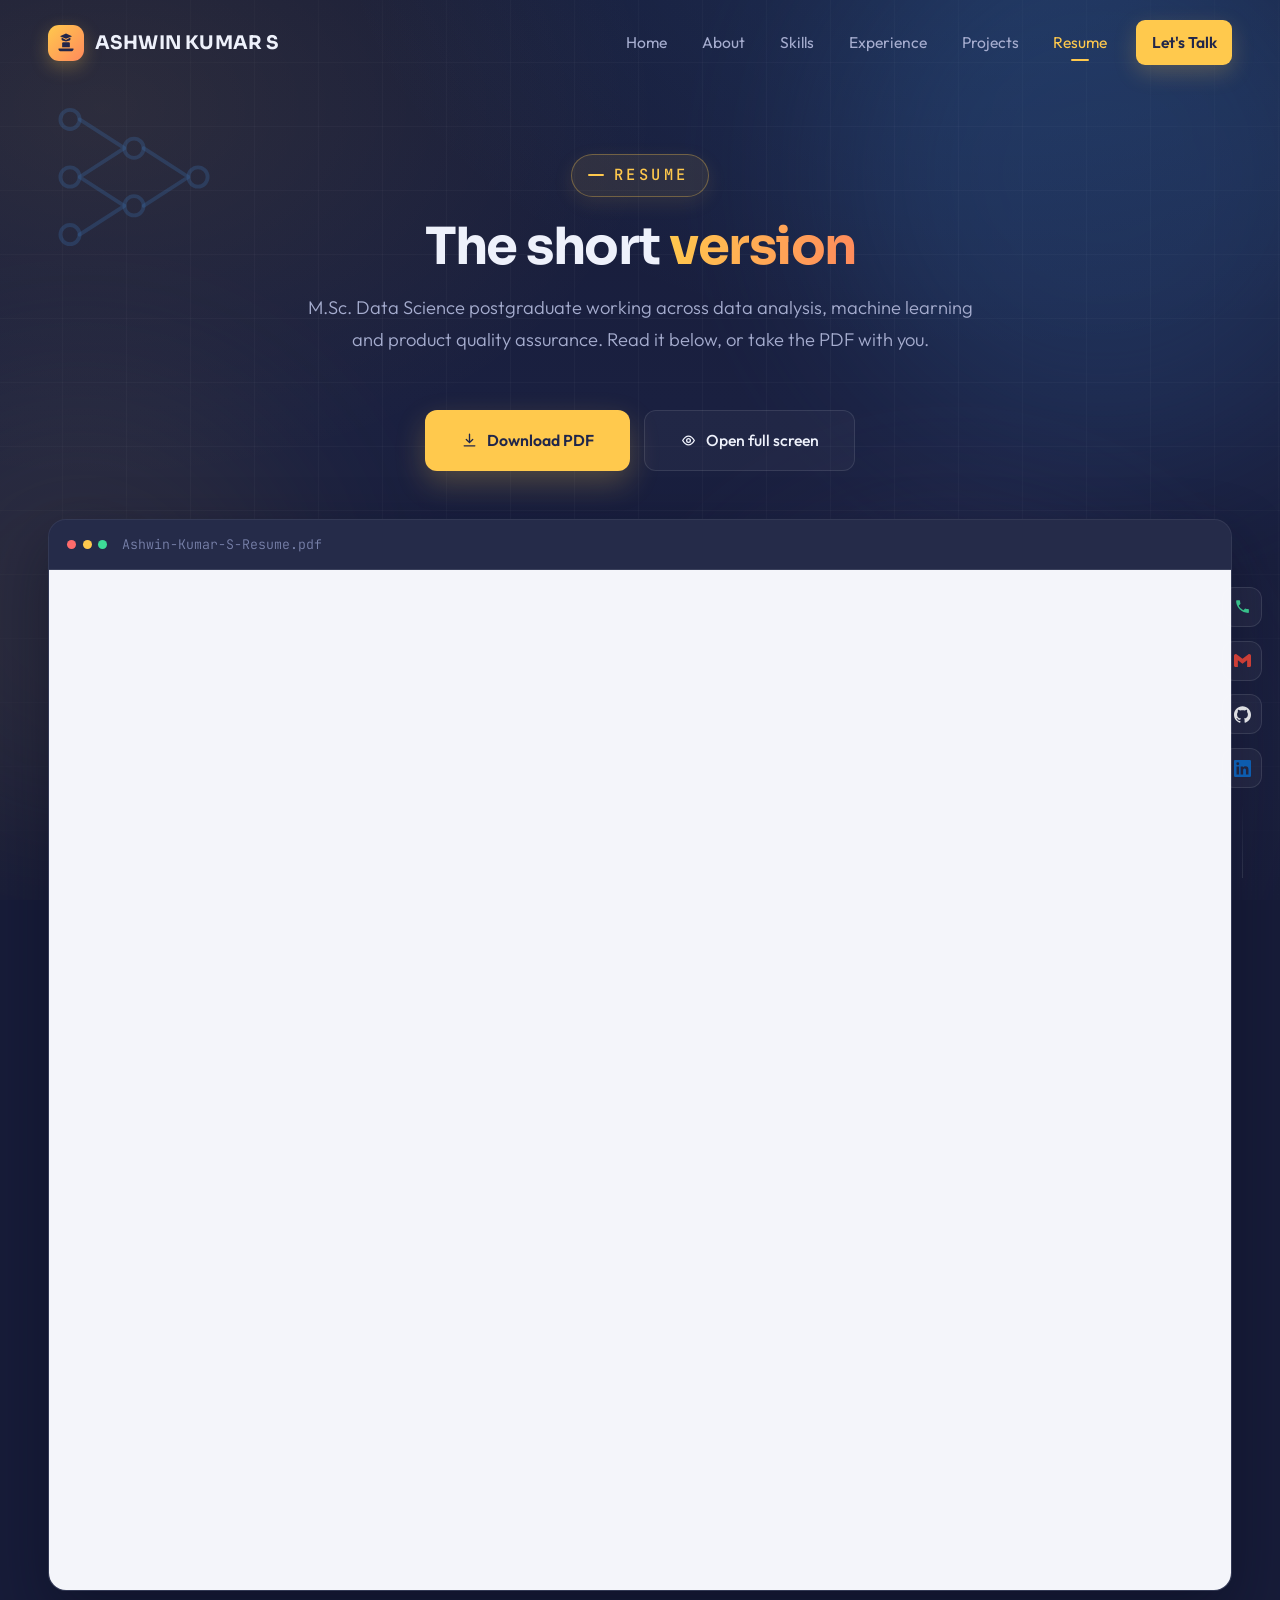
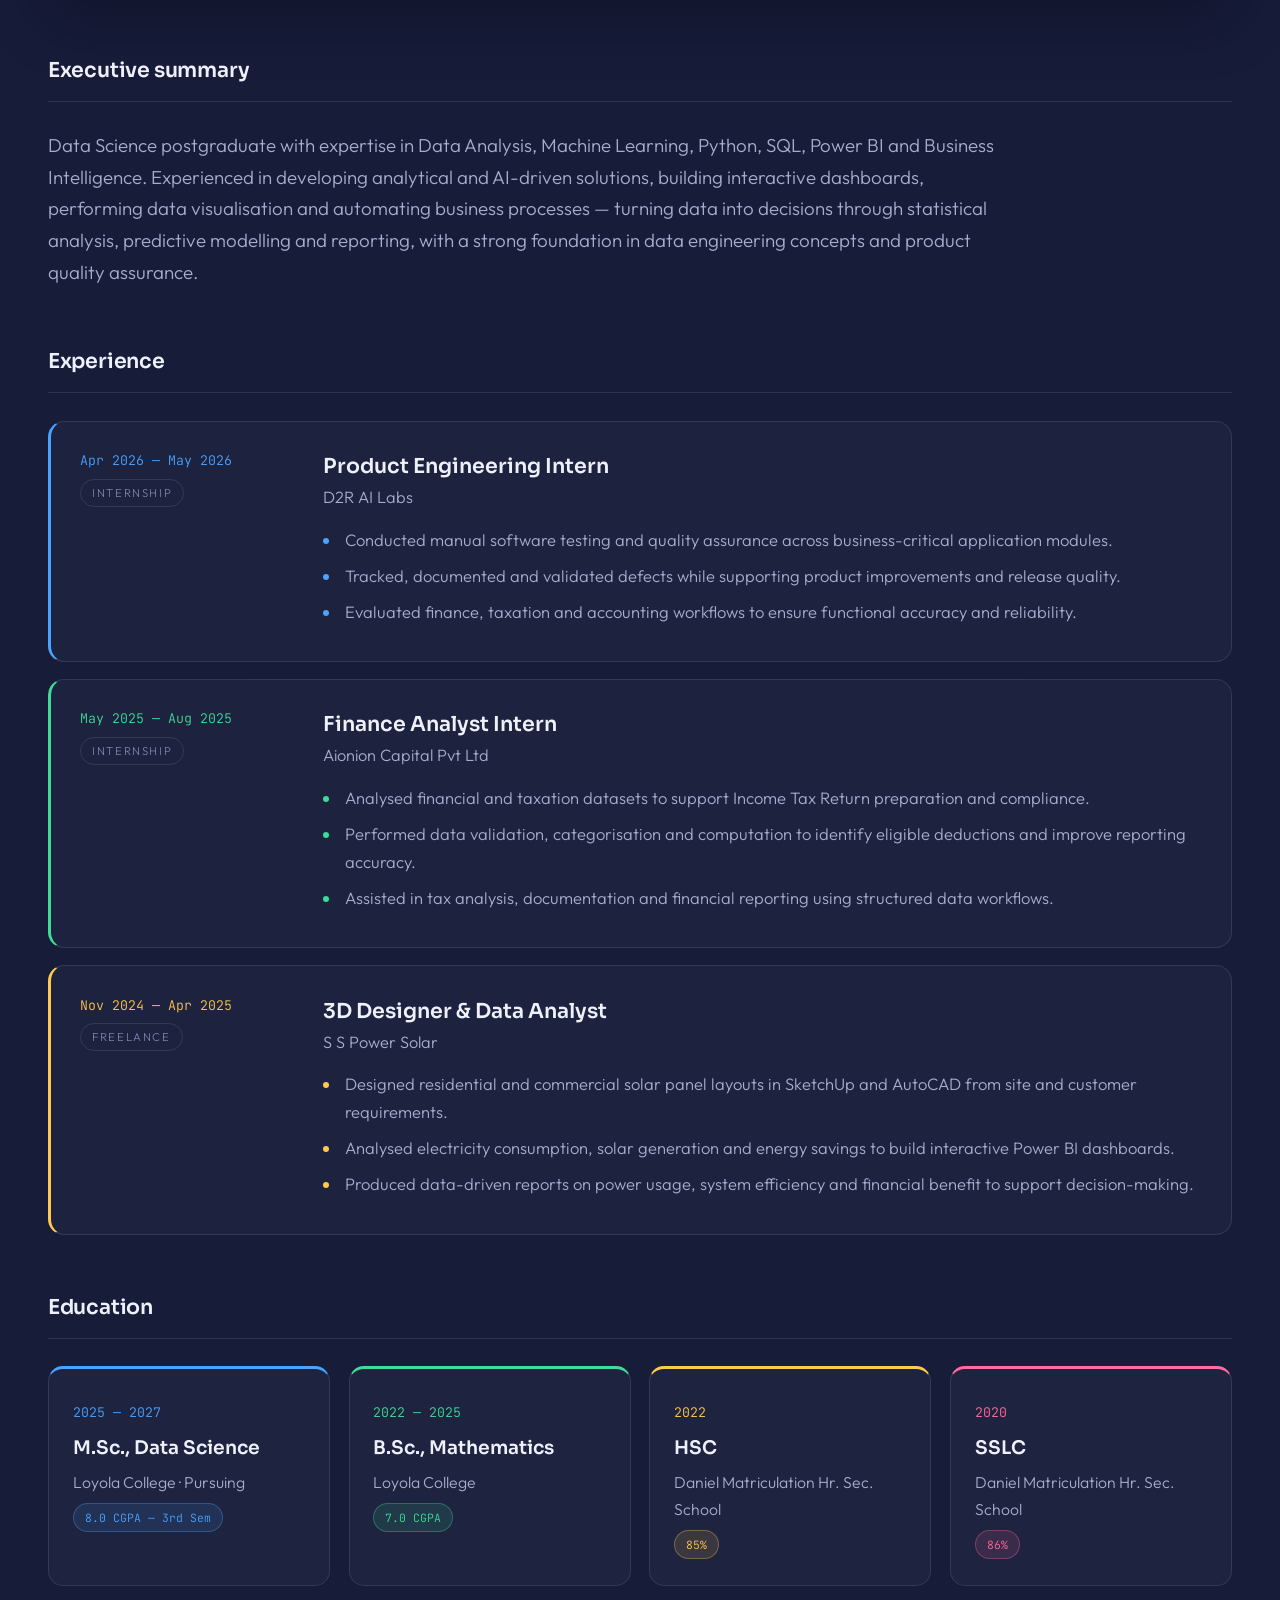
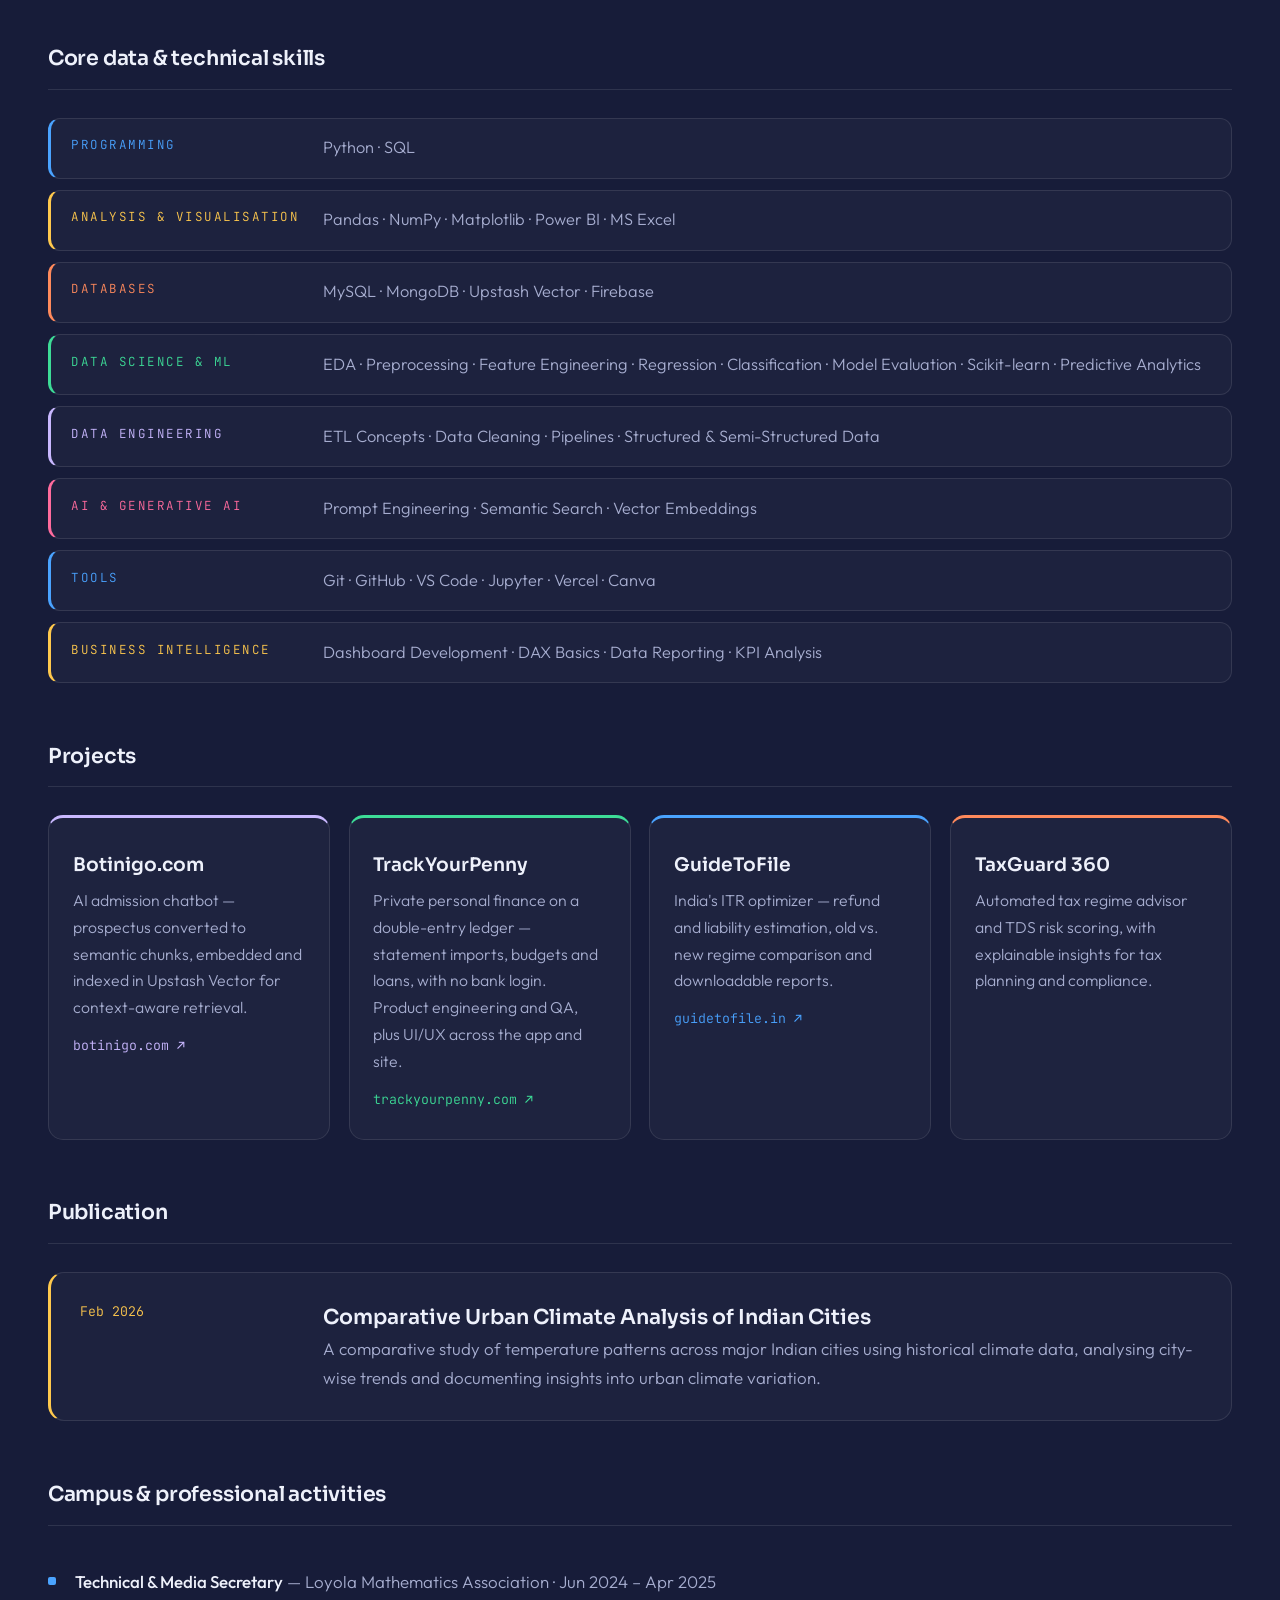
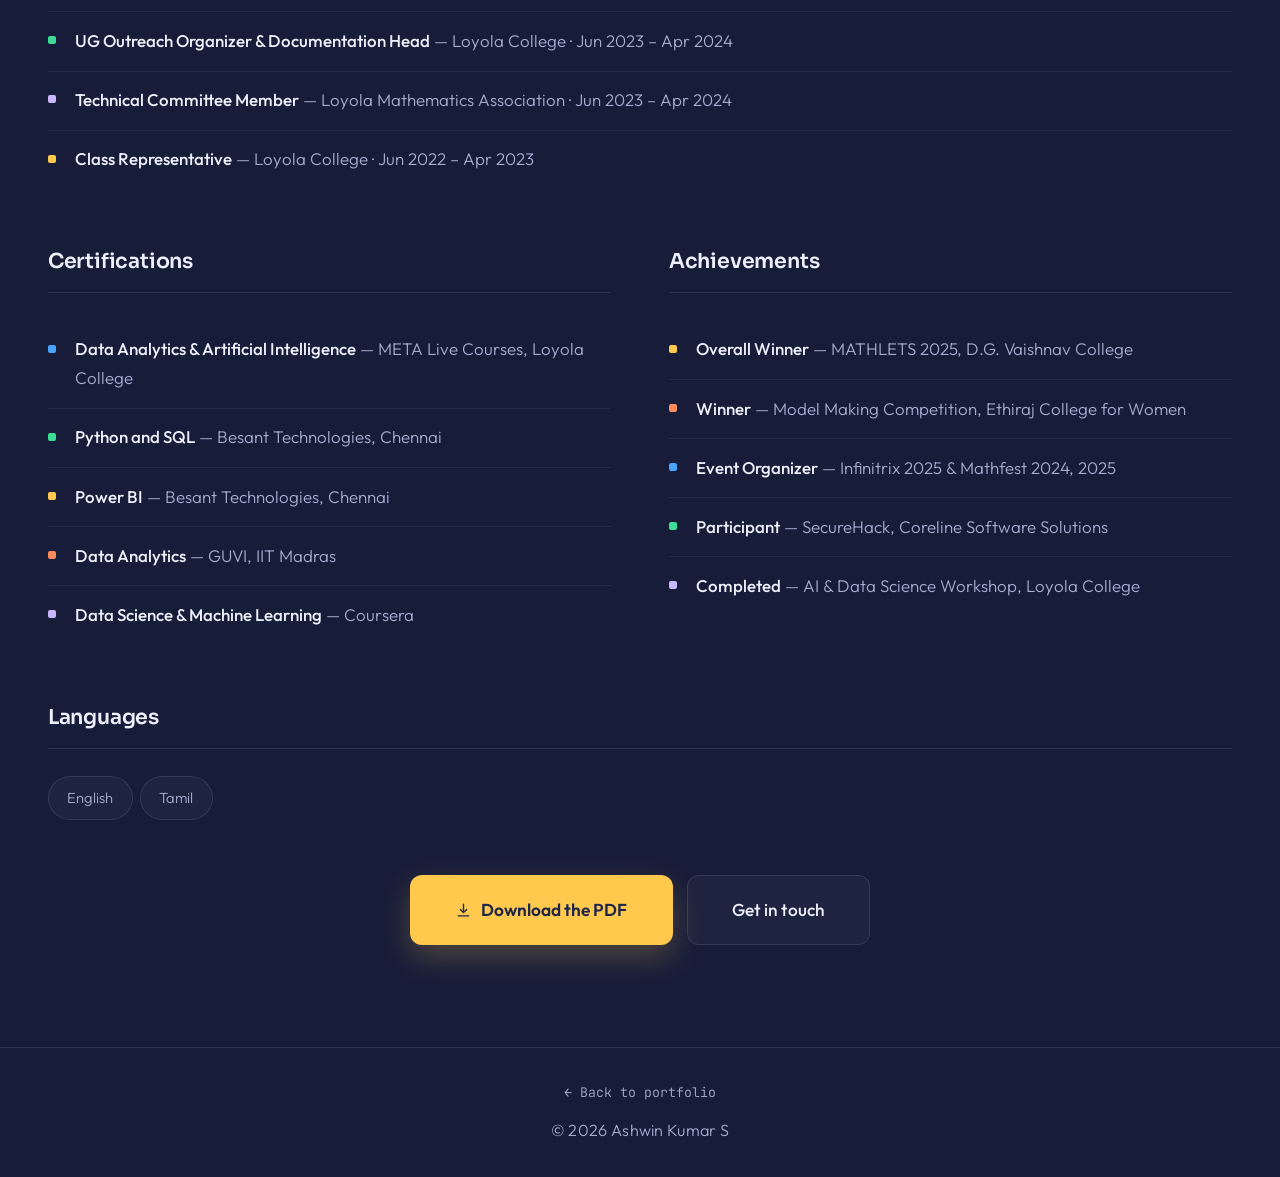
<file: resume.html>
<!DOCTYPE html>
<html lang="en">
<head>
<meta charset="UTF-8">
<meta name="viewport" content="width=device-width, initial-scale=1.0">
<title>Resume — Ashwin Kumar S</title>
<meta name="description" content="Resume of Ashwin Kumar S — M.Sc. Data Science postgraduate specialising in Data Analysis, Python, SQL, Power BI, Machine Learning and product quality assurance. View online or download as PDF.">
<link rel="icon" href="data:image/svg+xml,<svg xmlns='http://www.w3.org/2000/svg' viewBox='0 0 100 100'><text y='.9em' font-size='90'>📊</text></svg>">
<link rel="preconnect" href="https://fonts.googleapis.com">
<link rel="preconnect" href="https://fonts.gstatic.com" crossorigin>
<link href="https://fonts.googleapis.com/css2?family=Sora:wght@300;400;500;600;700;800&family=Outfit:wght@300;400;500;600&family=JetBrains+Mono:wght@400;500&display=swap" rel="stylesheet">
<link rel="stylesheet" href="css/style.css?v=5">
</head>
<body class="page">

<!-- ============ BACKGROUND ============ -->
<div class="bg" aria-hidden="true">
  <div class="bg__grid"></div>
  <div class="bg__blob bg__blob--1"></div>
  <div class="bg__blob bg__blob--2"></div>
  <div class="bg__blob bg__blob--3"></div>
  <svg class="bg__icon bg__icon--net" viewBox="0 0 120 120">
    <circle cx="20" cy="24" r="6"/><circle cx="20" cy="60" r="6"/><circle cx="20" cy="96" r="6"/>
    <circle cx="60" cy="42" r="6"/><circle cx="60" cy="78" r="6"/>
    <circle cx="100" cy="60" r="6"/>
    <path d="M26 24 54 42M26 60 54 42M26 60 54 78M26 96 54 78M66 42 94 60M66 78 94 60"/>
  </svg>
  <svg class="bg__icon bg__icon--chart" viewBox="0 0 120 120">
    <path d="M16 100h88M16 100V22"/>
    <rect x="30" y="66" width="14" height="34" rx="3"/>
    <rect x="54" y="46" width="14" height="54" rx="3"/>
    <rect x="78" y="28" width="14" height="72" rx="3"/>
  </svg>
</div>

<div class="scroll-progress"><span id="progressBar"></span></div>

<!-- ============ HEADER ============ -->
<header class="header" id="header">
  <a href="index.html" class="logo">
    <span class="logo__mark">
      <svg viewBox="0 0 24 24" aria-hidden="true">
        <path d="M12 1.6 5.4 4.5 12 7.4l6.6-2.9L12 1.6Z"/>
        <path d="M7.2 6.1v2.2c0 .5.3.9.7 1.1 2.6 1.2 5.6 1.2 8.2 0 .4-.2.7-.6.7-1.1V6.1L12 8.6 7.2 6.1Z"/>
        <path d="M9.1 11.2h5.8c.7 0 1.3.6 1.3 1.3v4.1H7.8v-4.1c0-.7.6-1.3 1.3-1.3Z"/>
        <path d="M4.5 17.9h15c.6 0 1 .6.7 1.1l-.6 1.1c-.3.5-.8.8-1.4.8H5.8c-.6 0-1.1-.3-1.4-.8l-.6-1.1c-.3-.5.1-1.1.7-1.1Z"/>
      </svg>
    </span>
    <span class="logo__text">Ashwin Kumar S</span>
  </a>

  <nav class="nav" id="nav">
    <a href="index.html#home"       class="nav__link"><span>Home</span></a>
    <a href="index.html#about"      class="nav__link"><span>About</span></a>
    <a href="index.html#skills"     class="nav__link"><span>Skills</span></a>
    <a href="index.html#experience" class="nav__link"><span>Experience</span></a>
    <a href="index.html#projects"   class="nav__link"><span>Projects</span></a>
    <a href="resume.html"           class="nav__link is-active"><span>Resume</span></a>
    <a href="index.html#contact"    class="nav__link nav__link--cta"><span>Let's Talk</span></a>
  </nav>

  <button class="burger" id="burger" aria-label="Open navigation menu" aria-expanded="false" aria-controls="nav">
    <span></span><span></span><span></span>
  </button>
</header>

<!-- ============ SOCIAL RAIL ============ -->
<div class="rail" id="rail">
  <button class="rail__toggle" id="railToggle" aria-label="Hide social links" aria-expanded="true" aria-controls="railItems">
    <svg class="rail__ico rail__ico--close" viewBox="0 0 24 24" aria-hidden="true"><path d="M5.3 8.3a1 1 0 0 1 1.4 0L12 13.6l5.3-5.3a1 1 0 1 1 1.4 1.4l-6 6a1 1 0 0 1-1.4 0l-6-6a1 1 0 0 1 0-1.4Z"/></svg>
    <svg class="rail__ico rail__ico--open" viewBox="0 0 24 24" aria-hidden="true"><path d="M11.3 8.3a1 1 0 0 1 1.4 0l6 6a1 1 0 0 1-1.4 1.4L12 10.4l-5.3 5.3a1 1 0 0 1-1.4-1.4Z"/></svg>
  </button>

  <div class="rail__items" id="railItems">
    <span class="rail__line"></span>
    <a href="https://www.linkedin.com/in/ashwinkumar08082004" target="_blank" rel="noopener" aria-label="LinkedIn" style="--ic:#0A66C2">
      <svg viewBox="0 0 24 24" aria-hidden="true"><path d="M20.447 20.452h-3.554v-5.569c0-1.328-.027-3.037-1.852-3.037-1.853 0-2.136 1.445-2.136 2.939v5.667H9.351V9h3.414v1.561h.046c.477-.9 1.637-1.85 3.37-1.85 3.601 0 4.267 2.37 4.267 5.455v6.286zM5.337 7.433a2.062 2.062 0 0 1-2.063-2.065 2.064 2.064 0 1 1 2.063 2.065zm1.782 13.019H3.555V9h3.564v11.452zM22.225 0H1.771C.792 0 0 .774 0 1.729v20.542C0 23.227.792 24 1.771 24h20.451C23.2 24 24 23.227 24 22.271V1.729C24 .774 23.2 0 22.222 0h.003z"/></svg>
    </a>
    <a href="https://github.com/Ashwinth2004/" target="_blank" rel="noopener" aria-label="GitHub" style="--ic:#ffffff">
      <svg viewBox="0 0 24 24" aria-hidden="true"><path d="M12 .297c-6.63 0-12 5.373-12 12 0 5.303 3.438 9.8 8.205 11.385.6.113.82-.258.82-.577 0-.285-.01-1.04-.015-2.04-3.338.724-4.042-1.61-4.042-1.61C4.422 18.07 3.633 17.7 3.633 17.7c-1.087-.744.084-.729.084-.729 1.205.084 1.838 1.236 1.838 1.236 1.07 1.835 2.809 1.305 3.495.998.108-.776.417-1.305.76-1.605-2.665-.3-5.466-1.332-5.466-5.93 0-1.31.465-2.38 1.235-3.22-.135-.303-.54-1.523.105-3.176 0 0 1.005-.322 3.3 1.23.96-.267 1.98-.399 3-.405 1.02.006 2.04.138 3 .405 2.28-1.552 3.285-1.23 3.285-1.23.645 1.653.24 2.873.12 3.176.765.84 1.23 1.91 1.23 3.22 0 4.61-2.805 5.625-5.475 5.92.42.36.81 1.096.81 2.22 0 1.606-.015 2.896-.015 3.286 0 .315.21.69.825.57C20.565 22.092 24 17.592 24 12.297c0-6.627-5.373-12-12-12"/></svg>
    </a>
    <a href="mailto:ashwinth08082004@gmail.com" aria-label="Gmail" style="--ic:#EA4335">
      <svg viewBox="0 0 24 24" aria-hidden="true"><path d="M24 5.457v13.909c0 .904-.732 1.636-1.636 1.636h-3.819V11.73L12 16.64l-6.545-4.91v9.273H1.636A1.636 1.636 0 0 1 0 19.366V5.457c0-2.023 2.309-3.178 3.927-1.964L5.455 4.64 12 9.548l6.545-4.91 1.528-1.145C21.69 2.28 24 3.434 24 5.457z"/></svg>
    </a>
    <a href="tel:+917010580526" aria-label="Phone" style="--ic:#3ddc97">
      <svg viewBox="0 0 24 24" aria-hidden="true"><path d="M6.6 10.8a15.5 15.5 0 0 0 6.6 6.6l2.2-2.2c.3-.3.7-.4 1-.2 1.2.4 2.4.6 3.6.6.6 0 1 .4 1 1V20c0 .6-.4 1-1 1A17 17 0 0 1 3 4c0-.6.4-1 1-1h3.5c.6 0 1 .4 1 1 0 1.3.2 2.5.6 3.6.1.4 0 .8-.2 1l-2.3 2.2Z"/></svg>
    </a>
  </div>
</div>

<main>
<section class="section section--page">
  <div class="container">

    <div class="head head--center">
      <span class="eyebrow"><i></i> Resume</span>
      <h2 class="title">The short <em>version</em></h2>
      <p class="sub">
        M.Sc. Data Science postgraduate working across data analysis, machine learning
        and product quality assurance. Read it below, or take the PDF with you.
      </p>
    </div>

    <div class="cv-actions">
      <a class="btn btn--solid" href="assets/Ashwin-Kumar-S-Resume.pdf" download="Ashwin-Kumar-S-Resume.pdf">
        <svg class="btn__ico" viewBox="0 0 24 24" aria-hidden="true"><path d="M12 3v12m0 0 4.5-4.5M12 15l-4.5-4.5M4.5 19.5h15"/></svg>
        Download PDF
      </a>
      <a class="btn btn--line" href="assets/Ashwin-Kumar-S-Resume.pdf" target="_blank" rel="noopener">
        <svg class="btn__ico" viewBox="0 0 24 24" aria-hidden="true"><path d="M3.8 12S7.4 5.8 12 5.8 20.2 12 20.2 12 16.6 18.2 12 18.2 3.8 12 3.8 12Z"/><circle cx="12" cy="12" r="2.6"/></svg>
        Open full screen
      </a>
    </div>

    <!-- Inline PDF preview. Mobile browsers mostly refuse to render a PDF in a
         frame, so it is desktop-only and the written version below is the
         canonical, always-readable copy. -->
    <div class="cv-viewer">
      <div class="cv-viewer__bar">
        <span class="cv-viewer__dots"><i></i><i></i><i></i></span>
        <span class="cv-viewer__name">Ashwin-Kumar-S-Resume.pdf</span>
      </div>
      <iframe src="assets/Ashwin-Kumar-S-Resume.pdf#toolbar=1&amp;view=FitH"
              title="Resume of Ashwin Kumar S" loading="lazy"></iframe>
    </div>

    <!-- ============ WRITTEN RESUME ============ -->
    <div class="cv">

      <section class="cv__block">
        <h3 class="cv__h">Executive summary</h3>
        <p class="cv__lead">
          Data Science postgraduate with expertise in Data Analysis, Machine Learning, Python,
          SQL, Power BI and Business Intelligence. Experienced in developing analytical and
          AI-driven solutions, building interactive dashboards, performing data visualisation
          and automating business processes — turning data into decisions through statistical
          analysis, predictive modelling and reporting, with a strong foundation in data
          engineering concepts and product quality assurance.
        </p>
      </section>

      <section class="cv__block">
        <h3 class="cv__h">Experience</h3>

        <article class="cv__row" style="--c:#4aa3ff">
          <div class="cv__meta">
            <span class="cv__date">Apr 2026 — May 2026</span>
            <span class="cv__kind">Internship</span>
          </div>
          <div class="cv__body">
            <h4>Product Engineering Intern</h4>
            <p class="cv__org">D2R AI Labs</p>
            <ul>
              <li>Conducted manual software testing and quality assurance across business-critical application modules.</li>
              <li>Tracked, documented and validated defects while supporting product improvements and release quality.</li>
              <li>Evaluated finance, taxation and accounting workflows to ensure functional accuracy and reliability.</li>
            </ul>
          </div>
        </article>

        <article class="cv__row" style="--c:#3ddc97">
          <div class="cv__meta">
            <span class="cv__date">May 2025 — Aug 2025</span>
            <span class="cv__kind">Internship</span>
          </div>
          <div class="cv__body">
            <h4>Finance Analyst Intern</h4>
            <p class="cv__org">Aionion Capital Pvt Ltd</p>
            <ul>
              <li>Analysed financial and taxation datasets to support Income Tax Return preparation and compliance.</li>
              <li>Performed data validation, categorisation and computation to identify eligible deductions and improve reporting accuracy.</li>
              <li>Assisted in tax analysis, documentation and financial reporting using structured data workflows.</li>
            </ul>
          </div>
        </article>

        <article class="cv__row" style="--c:#ffc94d">
          <div class="cv__meta">
            <span class="cv__date">Nov 2024 — Apr 2025</span>
            <span class="cv__kind">Freelance</span>
          </div>
          <div class="cv__body">
            <h4>3D Designer &amp; Data Analyst</h4>
            <p class="cv__org">S S Power Solar</p>
            <ul>
              <li>Designed residential and commercial solar panel layouts in SketchUp and AutoCAD from site and customer requirements.</li>
              <li>Analysed electricity consumption, solar generation and energy savings to build interactive Power BI dashboards.</li>
              <li>Produced data-driven reports on power usage, system efficiency and financial benefit to support decision-making.</li>
            </ul>
          </div>
        </article>
      </section>

      <section class="cv__block">
        <h3 class="cv__h">Education</h3>
        <div class="cv__grid">
          <div class="cv__card" style="--c:#4aa3ff">
            <span class="cv__date">2025 — 2027</span>
            <h4>M.Sc., Data Science</h4>
            <p>Loyola College · Pursuing</p>
            <span class="pill">8.0 CGPA — 3rd Sem</span>
          </div>
          <div class="cv__card" style="--c:#3ddc97">
            <span class="cv__date">2022 — 2025</span>
            <h4>B.Sc., Mathematics</h4>
            <p>Loyola College</p>
            <span class="pill">7.0 CGPA</span>
          </div>
          <div class="cv__card" style="--c:#ffc94d">
            <span class="cv__date">2022</span>
            <h4>HSC</h4>
            <p>Daniel Matriculation Hr. Sec. School</p>
            <span class="pill">85%</span>
          </div>
          <div class="cv__card" style="--c:#ff6b9d">
            <span class="cv__date">2020</span>
            <h4>SSLC</h4>
            <p>Daniel Matriculation Hr. Sec. School</p>
            <span class="pill">86%</span>
          </div>
        </div>
      </section>

      <section class="cv__block">
        <h3 class="cv__h">Core data &amp; technical skills</h3>
        <dl class="cv__skills">
          <div style="--c:#4aa3ff"><dt>Programming</dt><dd>Python · SQL</dd></div>
          <div style="--c:#ffc94d"><dt>Analysis &amp; visualisation</dt><dd>Pandas · NumPy · Matplotlib · Power BI · MS Excel</dd></div>
          <div style="--c:#ff8a5c"><dt>Databases</dt><dd>MySQL · MongoDB · Upstash Vector · Firebase</dd></div>
          <div style="--c:#3ddc97"><dt>Data science &amp; ML</dt><dd>EDA · Preprocessing · Feature Engineering · Regression · Classification · Model Evaluation · Scikit-learn · Predictive Analytics</dd></div>
          <div style="--c:#c9b8ff"><dt>Data engineering</dt><dd>ETL Concepts · Data Cleaning · Pipelines · Structured &amp; Semi-Structured Data</dd></div>
          <div style="--c:#ff6b9d"><dt>AI &amp; generative AI</dt><dd>Prompt Engineering · Semantic Search · Vector Embeddings</dd></div>
          <div style="--c:#4aa3ff"><dt>Tools</dt><dd>Git · GitHub · VS Code · Jupyter · Vercel · Canva</dd></div>
          <div style="--c:#ffc94d"><dt>Business intelligence</dt><dd>Dashboard Development · DAX Basics · Data Reporting · KPI Analysis</dd></div>
        </dl>
      </section>

      <section class="cv__block">
        <h3 class="cv__h">Projects</h3>
        <div class="cv__grid">
          <div class="cv__card" style="--c:#c9b8ff">
            <h4>Botinigo.com</h4>
            <p>AI admission chatbot — prospectus converted to semantic chunks, embedded and indexed in Upstash Vector for context-aware retrieval.</p>
            <a class="cv__link" href="https://botinigo.com/" target="_blank" rel="noopener">botinigo.com ↗</a>
          </div>
          <div class="cv__card" style="--c:#3ddc97">
            <h4>TrackYourPenny</h4>
            <p>Private personal finance on a double-entry ledger — statement imports, budgets and loans, with no bank login. Product engineering and QA, plus UI/UX across the app and site.</p>
            <a class="cv__link" href="https://www.trackyourpenny.com" target="_blank" rel="noopener">trackyourpenny.com ↗</a>
          </div>
          <div class="cv__card" style="--c:#4aa3ff">
            <h4>GuideToFile</h4>
            <p>India's ITR optimizer — refund and liability estimation, old vs. new regime comparison and downloadable reports.</p>
            <a class="cv__link" href="https://www.guidetofile.in/" target="_blank" rel="noopener">guidetofile.in ↗</a>
          </div>
          <div class="cv__card" style="--c:#ff8a5c">
            <h4>TaxGuard 360</h4>
            <p>Automated tax regime advisor and TDS risk scoring, with explainable insights for tax planning and compliance.</p>
          </div>
</div>
      </section>

      <section class="cv__block">
        <h3 class="cv__h">Publication</h3>
        <article class="cv__row" style="--c:#ffc94d">
          <div class="cv__meta"><span class="cv__date">Feb 2026</span></div>
          <div class="cv__body">
            <h4>Comparative Urban Climate Analysis of Indian Cities</h4>
            <p class="cv__plain">
              A comparative study of temperature patterns across major Indian cities using
              historical climate data, analysing city-wise trends and documenting insights
              into urban climate variation.
            </p>
          </div>
        </article>
      </section>

      <section class="cv__block">
        <h3 class="cv__h">Campus &amp; professional activities</h3>
        <ul class="list">
          <li style="--c:#4aa3ff"><strong>Technical &amp; Media Secretary</strong> — Loyola Mathematics Association · Jun 2024 – Apr 2025</li>
          <li style="--c:#3ddc97"><strong>UG Outreach Organizer &amp; Documentation Head</strong> — Loyola College · Jun 2023 – Apr 2024</li>
          <li style="--c:#c9b8ff"><strong>Technical Committee Member</strong> — Loyola Mathematics Association · Jun 2023 – Apr 2024</li>
          <li style="--c:#ffc94d"><strong>Class Representative</strong> — Loyola College · Jun 2022 – Apr 2023</li>
        </ul>
      </section>

      <div class="two-col">
        <section class="cv__block">
          <h3 class="cv__h">Certifications</h3>
          <ul class="list">
            <li style="--c:#4aa3ff"><strong>Data Analytics &amp; Artificial Intelligence</strong> — META Live Courses, Loyola College</li>
            <li style="--c:#3ddc97"><strong>Python and SQL</strong> — Besant Technologies, Chennai</li>
            <li style="--c:#ffc94d"><strong>Power BI</strong> — Besant Technologies, Chennai</li>
            <li style="--c:#ff8a5c"><strong>Data Analytics</strong> — GUVI, IIT Madras</li>
            <li style="--c:#c9b8ff"><strong>Data Science &amp; Machine Learning</strong> — Coursera</li>
          </ul>
        </section>

        <section class="cv__block">
          <h3 class="cv__h">Achievements</h3>
          <ul class="list">
            <li style="--c:#ffc94d"><strong>Overall Winner</strong> — MATHLETS 2025, D.G. Vaishnav College</li>
            <li style="--c:#ff8a5c"><strong>Winner</strong> — Model Making Competition, Ethiraj College for Women</li>
            <li style="--c:#4aa3ff"><strong>Event Organizer</strong> — Infinitrix 2025 &amp; Mathfest 2024, 2025</li>
            <li style="--c:#3ddc97"><strong>Participant</strong> — SecureHack, Coreline Software Solutions</li>
            <li style="--c:#c9b8ff"><strong>Completed</strong> — AI &amp; Data Science Workshop, Loyola College</li>
          </ul>
        </section>
      </div>

      <section class="cv__block">
        <h3 class="cv__h">Languages</h3>
        <ul class="chips chips--wide"><li>English</li><li>Tamil</li></ul>
      </section>

    </div>

    <div class="cv-actions cv-actions--end">
      <a class="btn btn--solid btn--lg" href="assets/Ashwin-Kumar-S-Resume.pdf" download="Ashwin-Kumar-S-Resume.pdf">
        <svg class="btn__ico" viewBox="0 0 24 24" aria-hidden="true"><path d="M12 3v12m0 0 4.5-4.5M12 15l-4.5-4.5M4.5 19.5h15"/></svg>
        Download the PDF
      </a>
      <a class="btn btn--line btn--lg" href="index.html#contact">Get in touch</a>
    </div>

  </div>
</section>
</main>

<footer class="footer">
  <div class="container footer__inner">
    <p>© <span id="year">2026</span> Ashwin Kumar S</p>
    <a href="index.html" class="footer__top">← Back to portfolio</a>
  </div>
</footer>

<script src="js/main.js?v=5"></script>
</body>
</html>
</file>
<file: css/style.css>
/* ============================================================
   ASHWIN KUMAR S — PORTFOLIO
   Deep indigo theme · patterned background · 3D data scene
   ============================================================ */

:root{
  /* ~15% larger overall than the browser default of 16px */
  font-size:18.4px;

  /* surfaces — deliberately never pure black */
  --bg:       #171c39;
  --bg-2:     #1c2242;
  --bg-3:     #212850;
  --panel:    #242c58;
  --panel-2:  #2a3363;
  --line:     rgba(255,255,255,.10);
  --line-2:   rgba(255,255,255,.06);

  --text:     #eef1fb;
  --muted:    #a6adcf;
  --dim:      #7982ab;

  --accent:   #ffc94d;
  --accent-2: #ffb01f;

  /* icon palette — each one distinct at a glance */
  --c-blue:   #4aa3ff;
  --c-green:  #3ddc97;
  --c-amber:  #ffc94d;
  --c-orange: #ff8a5c;
  --c-pink:   #ff6b9d;
  --c-violet: #c9b8ff;

  --display: 'Sora', -apple-system, BlinkMacSystemFont, 'Segoe UI', sans-serif;
  --sans:    'Outfit', -apple-system, BlinkMacSystemFont, 'Segoe UI', sans-serif;
  --mono:    'JetBrains Mono', ui-monospace, 'Courier New', monospace;

  --ease: cubic-bezier(.22,.61,.36,1);
  --maxw: 1400px;
  --rail: 76px;
}

*,*::before,*::after{ box-sizing:border-box; margin:0; padding:0; }

/* Horizontal clipping lives on <html>: putting overflow-x on <body> makes the
   body its own scroll container and breaks programmatic scrolling. */
html{
  scroll-behavior:smooth;
  -webkit-text-size-adjust:100%;
  overflow-x:hidden;
}

body{
  background:var(--bg);
  color:var(--text);
  font-family:var(--sans);
  font-weight:300;
  font-size:1rem;
  line-height:1.7;
}

html.is-locked, html.is-locked body{ overflow:hidden; }

img{ max-width:100%; display:block; }
a{ color:inherit; text-decoration:none; }
ul{ list-style:none; }

::selection{ background:var(--accent); color:#20264a; }

::-webkit-scrollbar{ width:10px; }
::-webkit-scrollbar-track{ background:var(--bg-2); }
::-webkit-scrollbar-thumb{ background:#38406e; border-radius:10px; }
::-webkit-scrollbar-thumb:hover{ background:var(--accent); }

.container{
  width:100%; max-width:var(--maxw);
  margin-inline:auto;
  padding-inline:clamp(1.15rem,4vw,2.6rem);
}

/* ============================================================
   BACKGROUND PATTERN
   ============================================================ */
.bg{
  position:fixed; inset:0; z-index:0;
  pointer-events:none; overflow:hidden;
  background:
    radial-gradient(1100px 700px at 78% -8%,  rgba(74,163,255,.13), transparent 60%),
    radial-gradient(900px 600px at 8% 12%,    rgba(255,201,77,.09), transparent 62%),
    radial-gradient(900px 700px at 50% 110%,  rgba(201,184,255,.10), transparent 60%),
    linear-gradient(180deg,#171c39 0%,#1a2040 45%,#171c39 100%);
}

.bg__grid{
  position:absolute; inset:-2px;
  background-image:
    linear-gradient(rgba(255,255,255,.028) 1px, transparent 1px),
    linear-gradient(90deg, rgba(255,255,255,.028) 1px, transparent 1px);
  background-size:64px 64px;
  mask-image:radial-gradient(ellipse 100% 80% at 50% 40%, #000 40%, transparent 100%);
  -webkit-mask-image:radial-gradient(ellipse 100% 80% at 50% 40%, #000 40%, transparent 100%);
}

.bg__dots{
  position:absolute; inset:-6%;
  background-image:radial-gradient(rgba(255,255,255,.10) 1.2px, transparent 1.2px);
  background-size:26px 26px;
  opacity:.5;
  mask-image:radial-gradient(ellipse 70% 60% at 80% 20%, #000 10%, transparent 75%);
  -webkit-mask-image:radial-gradient(ellipse 70% 60% at 80% 20%, #000 10%, transparent 75%);
  transition:transform .5s var(--ease);
}

.bg__blob{ position:absolute; border-radius:50%; filter:blur(90px); opacity:.40; }
.bg__blob--1{ width:44vw; height:44vw; max-width:560px; max-height:560px; top:-12%; right:-8%;  background:rgba(74,163,255,.34); }
.bg__blob--2{ width:38vw; height:38vw; max-width:470px; max-height:470px; top:42%;  left:-12%;  background:rgba(255,201,77,.20); }
.bg__blob--3{ width:40vw; height:40vw; max-width:500px; max-height:500px; bottom:-14%; right:6%; background:rgba(201,184,255,.22); }

.bg__wave{
  position:absolute; width:44vw; max-width:540px; height:auto;
  fill:none; stroke:rgba(255,255,255,.09); stroke-width:1.1;
}
.bg__wave--a{ top:15%; left:-6%; }
.bg__wave--b{ bottom:12%; right:-8%; stroke:rgba(255,201,77,.14); }

/* data-science motifs (replaced the old plain circles) */
.bg__icon{
  position:absolute;
  fill:none; stroke-width:2.4;
  stroke-linecap:round; stroke-linejoin:round;
  opacity:.55;
}
.bg__icon circle{ fill:none; }
/* kept to the margins so they never read as noise behind the copy */
.bg__icon--net{
  width:15vw; max-width:200px; top:9%; left:3%;
  stroke:rgba(74,163,255,.30);
  animation:drift 17s ease-in-out infinite;
}
.bg__icon--brain{
  width:12vw; max-width:150px; bottom:4%; left:42%;
  stroke:rgba(201,184,255,.24);
  animation:drift 21s ease-in-out infinite 1.5s;
}
.bg__icon--chart{
  width:12vw; max-width:155px; bottom:8%; right:4%;
  stroke:rgba(255,201,77,.26);
  animation:drift 19s ease-in-out infinite .8s;
}
.bg__icon--db{
  width:10vw; max-width:130px; top:14%; right:6%;
  stroke:rgba(61,220,151,.22);
  animation:drift 23s ease-in-out infinite 2.2s;
}
@keyframes drift{
  0%,100%{ transform:translateY(0) rotate(0deg); }
  50%    { transform:translateY(-18px) rotate(4deg); }
}

.bg__plus{
  position:absolute;
  font-family:var(--mono); font-size:1.4rem;
  color:rgba(255,255,255,.13);
}
.bg__plus--1{ top:22%; right:22%; }
.bg__plus--2{ top:66%; left:13%; color:rgba(255,201,77,.24); }
.bg__plus--3{ bottom:14%; right:36%; color:rgba(61,220,151,.22); }

main, .header, .rail, .footer, .marquee{ position:relative; z-index:2; }

/* ============================================================
   PROGRESS BAR
   ============================================================ */
.scroll-progress{
  position:fixed; top:0; left:0; right:0; height:3px; z-index:10000;
}
.scroll-progress span{
  display:block; height:100%; width:0;
  background:linear-gradient(90deg,var(--c-blue),var(--accent),var(--c-pink));
  transition:width .1s linear;
}

/* ============================================================
   PRELOADER
   ============================================================ */
.preloader{
  position:fixed; inset:0; z-index:10001;
  background:var(--bg);
  display:grid; place-items:center;
  transition:opacity .7s var(--ease), visibility .7s;
}
/* pointer-events is not transitioned, so the overlay stops intercepting taps
   the instant it is dismissed rather than 0.7s later (or never, if the
   transition is interrupted) */
.preloader.is-done{ opacity:0; visibility:hidden; pointer-events:none; }
.preloader__inner{
  display:flex; flex-direction:column; align-items:center;
  text-align:center;
  padding-inline:1.25rem;
  width:100%;
}

/* ---- student-at-a-laptop loading illustration ---- */
.ld{
  position:relative;
  width:clamp(148px,38vw,215px);
  aspect-ratio:430 / 543;
  margin-bottom:1.5rem;
}

/* warm glow behind the character */
.ld__halo{
  position:absolute; left:50%; top:48%;
  width:135%; aspect-ratio:1;
  transform:translate(-50%,-50%);
  border-radius:50%;
  background:radial-gradient(circle,
    rgba(255,138,92,.26) 0%,
    rgba(74,163,255,.16) 42%,
    transparent 68%);
  animation:ldHalo 3s ease-in-out infinite;
}
@keyframes ldHalo{
  0%,100%{ opacity:.75; transform:translate(-50%,-50%) scale(.94); }
  50%    { opacity:1;   transform:translate(-50%,-50%) scale(1.06); }
}

.ld__img{
  position:relative; z-index:2;
  width:100%; height:auto;
  animation:
    ldIn    .95s cubic-bezier(.2,.9,.3,1.3) both,
    ldFloat 3s   ease-in-out 1s infinite;
}
/* rises and settles into place with a slight overshoot */
@keyframes ldIn{
  from{ opacity:0; transform:translateY(38px) scale(.84); }
  to  { opacity:1; transform:none; }
}
@keyframes ldFloat{
  0%,100%{ transform:translateY(0); }
  50%    { transform:translateY(-9px); }
}

.ld__shadow{
  position:absolute; left:50%; bottom:-1%;
  width:60%; height:5%;
  transform:translateX(-50%);
  border-radius:50%;
  background:radial-gradient(ellipse,rgba(5,8,24,.65) 0%,transparent 72%);
  animation:ldShadow 3s ease-in-out 1s infinite;
  z-index:1;
}
@keyframes ldShadow{
  0%,100%{ transform:translateX(-50%) scale(1);   opacity:.85; }
  50%    { transform:translateX(-50%) scale(.84); opacity:.55; }
}

/* exit: lifts away as the overlay fades */
.preloader.is-done .ld__img{
  animation:ldOut .55s cubic-bezier(.4,0,.2,1) forwards;
}
@keyframes ldOut{
  to{ opacity:0; transform:translateY(-26px) scale(1.07); }
}
.preloader.is-done .ld__halo,
.preloader.is-done .ld__shadow{ opacity:0; transition:opacity .4s; }

.preloader__name{
  display:block; font-family:var(--mono);
  font-size:.68rem; letter-spacing:.4em;
  color:var(--muted); margin-bottom:1.1rem;
}
.preloader__bar{
  display:block; width:170px; height:2px; margin:0 auto;
  background:var(--line); overflow:hidden; border-radius:2px;
}
.preloader__bar i{
  display:block; height:100%; width:0;
  background:linear-gradient(90deg,var(--c-blue),var(--accent),var(--c-orange));
  /* tracks the ~2.4s the intro is held for */
  animation:load 2.3s cubic-bezier(.3,.8,.4,1) forwards;
}
@keyframes load{
  0%  { width:0; }
  55% { width:64%; }
  100%{ width:100%; }
}

/* ============================================================
   HEADER
   ============================================================ */
.header{
  position:fixed; top:0; left:0; right:0; z-index:1000;
  display:flex; align-items:center; justify-content:space-between;
  gap:1rem;
  padding:1.1rem clamp(1.15rem,4vw,2.6rem);
  transition:background .4s var(--ease), padding .4s var(--ease),
             border-color .4s, box-shadow .4s;
  border-bottom:1px solid transparent;
}
.header.is-stuck{
  background:rgba(23,28,57,.88);
  backdrop-filter:blur(18px);
  -webkit-backdrop-filter:blur(18px);
  border-bottom-color:var(--line);
  padding-block:.75rem;
  box-shadow:0 12px 40px rgba(9,12,28,.45);
}

/* While the menu is open the header must NOT filter: backdrop-filter makes
   an element the containing block for its fixed-position descendants, which
   would collapse the full-screen nav overlay down onto the header and push
   the links off the top of the screen. The overlay supplies its own ground. */
.header.is-nav-open,
.header.is-nav-open.is-stuck{
  background:transparent;
  backdrop-filter:none;
  -webkit-backdrop-filter:none;
  border-bottom-color:transparent;
  box-shadow:none;
}

.logo{
  display:flex; align-items:center; gap:.6rem; flex-shrink:0;
  /* tapping the wordmark should never select text or flash a highlight */
  -webkit-user-select:none; user-select:none;
  -webkit-tap-highlight-color:transparent;
}
.logo__mark{
  width:36px; height:36px; border-radius:11px;
  background:linear-gradient(135deg,var(--accent),var(--c-orange));
  display:grid; place-items:center;
  box-shadow:0 6px 18px rgba(255,201,77,.28);
  transition:transform .45s var(--ease);
  flex-shrink:0;
}
.logo__mark svg{ width:22px; height:22px; fill:#20264a; }
.logo:hover .logo__mark{ transform:rotate(-8deg) scale(1.05); }
.logo__text{
  font-family:var(--display);
  font-size:clamp(.85rem,1.5vw,1.02rem);
  font-weight:700; letter-spacing:.01em;
  text-transform:uppercase;
  white-space:nowrap;
}

.nav{ display:flex; align-items:center; gap:.2rem; }
.nav__link{
  position:relative;
  padding:.5rem .85rem;
  font-size:.85rem; font-weight:400;
  color:var(--muted);
  border-radius:9px;
  white-space:nowrap;
  transition:color .3s var(--ease), background .3s var(--ease);
}
.nav__link span{ position:relative; z-index:2; }
.nav__link::before{
  content:''; position:absolute; left:50%; bottom:.25rem;
  width:0; height:2px; border-radius:2px;
  background:var(--accent);
  transform:translateX(-50%);
  transition:width .35s var(--ease);
}
.nav__link:hover{ color:var(--text); background:rgba(255,255,255,.05); }
.nav__link.is-active{ color:var(--accent); }
.nav__link.is-active::before{ width:18px; }

.nav__link--cta{
  margin-left:.5rem;
  background:var(--accent); color:#20264a; font-weight:600;
  box-shadow:0 8px 22px rgba(255,201,77,.22);
}
.nav__link--cta::before{ display:none; }
.nav__link--cta:hover{ background:var(--accent-2); color:#20264a; }
.nav__link--cta.is-active{ color:#20264a; }

.burger{
  display:none;
  width:44px; height:44px;
  background:rgba(255,255,255,.05);
  border:1px solid var(--line);
  border-radius:12px;
  cursor:pointer;
  flex-direction:column; justify-content:center; align-items:center;
  gap:5px;
  z-index:1002; flex-shrink:0;
  -webkit-tap-highlight-color:transparent;
}
.burger span{
  display:block; height:2px; width:20px;
  background:var(--text); border-radius:2px;
  transition:transform .35s var(--ease), opacity .25s;
}
.burger.is-open span:nth-child(1){ transform:translateY(7px) rotate(45deg); }
.burger.is-open span:nth-child(2){ opacity:0; }
.burger.is-open span:nth-child(3){ transform:translateY(-7px) rotate(-45deg); }

/* ============ SOCIAL RAIL — right side ============ */
.rail{
  position:fixed; right:0; bottom:0; z-index:900;
  width:var(--rail);
  display:flex; flex-direction:column-reverse; align-items:center;
  padding-bottom:1.2rem;
}
.rail__items{
  display:flex; flex-direction:column-reverse; align-items:center; gap:.75rem;
}
/* the collapse control is mobile-only */
.rail__toggle{ display:none; }

.rail a{
  display:grid; place-items:center;
  width:40px; height:40px; border-radius:12px;
  border:1px solid var(--line);
  background:rgba(255,255,255,.04);
  transition:transform .35s var(--ease), border-color .3s, background .3s;
}
/* scoped to the links: a bare `.rail svg` also caught the toggle's own icons
   and beat their (lower-specificity) show/hide rules */
.rail__items a svg{ width:17px; height:17px; fill:var(--ic); opacity:.85; transition:opacity .3s; }
.rail a:hover{
  transform:translateY(-4px);
  border-color:var(--ic);
  background:color-mix(in srgb, var(--ic) 16%, transparent);
}
.rail__items a:hover svg{ opacity:1; }
.rail__line{ width:1px; height:76px; background:linear-gradient(transparent,var(--line)); }


/* ============================================================
   BUTTONS
   ============================================================ */
.btn{
  display:inline-flex; align-items:center; justify-content:center;
  padding:.88rem 1.9rem;
  font-size:.86rem; font-weight:500;
  border-radius:12px;
  border:1px solid transparent;
  position:relative; overflow:hidden; z-index:1;
  transition:transform .3s var(--ease), box-shadow .3s var(--ease),
             color .3s, border-color .3s;
  will-change:transform;
}
.btn--lg{ padding:1.05rem 2.4rem; font-size:.94rem; }

.btn--solid{
  background:var(--accent); color:#20264a; font-weight:600;
  box-shadow:0 12px 30px rgba(255,201,77,.24);
}
.btn--solid:hover{ box-shadow:0 18px 40px rgba(255,201,77,.34); }

.btn--line{
  border-color:var(--line); color:var(--text);
  background:rgba(255,255,255,.03);
}
.btn--line::before{
  content:''; position:absolute; inset:0; z-index:-1;
  background:linear-gradient(135deg,rgba(74,163,255,.22),rgba(201,184,255,.22));
  opacity:0; transition:opacity .35s var(--ease);
}
.btn--line:hover{ border-color:var(--c-blue); }
.btn--line:hover::before{ opacity:1; }

/* ============================================================
   HERO
   ============================================================ */
.hero{
  min-height:100svh;
  display:flex; align-items:center;
  padding:6.5rem 0 5rem;
  padding-right:var(--rail);
  position:relative;
}
.hero__wrap{
  width:100%; max-width:var(--maxw);
  margin-inline:auto;
  padding-inline:clamp(1.15rem,4vw,2.6rem);
  display:grid;
  grid-template-columns:minmax(0,1.08fr) minmax(0,.92fr);
  gap:clamp(1.5rem,3vw,3rem);
  align-items:center;
}

.badge{
  display:inline-flex; align-items:center; gap:.6rem;
  padding:.42rem 1.1rem .42rem .45rem;
  border:1px solid rgba(61,220,151,.42);
  background:linear-gradient(100deg,rgba(61,220,151,.20),rgba(61,220,151,.07));
  border-radius:100px;
  margin-bottom:1.4rem;
  box-shadow:0 0 0 4px rgba(61,220,151,.06), 0 10px 26px rgba(61,220,151,.13);
}
.badge__text{
  font-size:.76rem; font-weight:500;
  letter-spacing:.14em; text-transform:uppercase;
  color:#9df3c8;
  white-space:nowrap;
}
/* live status light */
.badge__pulse{
  position:relative;
  display:grid; place-items:center;
  width:22px; height:22px; border-radius:50%;
  background:rgba(61,220,151,.18);
  flex-shrink:0;
}
.badge__pulse i{
  width:8px; height:8px; border-radius:50%;
  background:var(--c-green);
  box-shadow:0 0 8px rgba(61,220,151,.9);
}
.badge__pulse::after{
  content:''; position:absolute; inset:0;
  border-radius:50%;
  border:1.5px solid var(--c-green);
  animation:pulse 2.2s ease-out infinite;
}
@keyframes pulse{
  0%  { transform:scale(.7); opacity:.9; }
  100%{ transform:scale(1.5); opacity:0; }
}

.hero__hi{ font-size:1.02rem; color:var(--muted); margin-bottom:.3rem; }

.hero__name{
  font-family:var(--display);
  font-weight:800;
  font-size:clamp(1.9rem,4.6vw,3.7rem);
  line-height:1.08;
  letter-spacing:-.035em;
  white-space:nowrap;
  background:linear-gradient(100deg,#ffffff 0%,#e6ecff 40%,var(--accent) 100%);
  -webkit-background-clip:text; background-clip:text;
  -webkit-text-fill-color:transparent; color:transparent;
  margin-bottom:.75rem;
}

.hero__role{
  display:flex; align-items:center; gap:.5rem;
  flex-wrap:wrap; margin-bottom:1.15rem;
}
.hero__role-tag{
  font-family:var(--display);
  font-size:clamp(.86rem,1.3vw,1.05rem);
  font-weight:600;
  padding:.3rem .85rem;
  border-radius:9px;
  color:var(--c-blue);
  background:rgba(74,163,255,.12);
  border:1px solid rgba(74,163,255,.28);
}
.hero__role-tag--alt{
  color:var(--c-green);
  background:rgba(61,220,151,.12);
  border-color:rgba(61,220,151,.28);
}
.hero__role-sep{ color:var(--dim); }

.hero__desc{
  max-width:46ch; color:var(--muted);
  font-size:1rem; line-height:1.78;
  margin-bottom:1.8rem;
}
.hero__actions{ display:flex; gap:.8rem; flex-wrap:wrap; margin-bottom:2.1rem; }

.hero__stats{ display:flex; flex-wrap:wrap; gap:.55rem; }
.stat{
  flex:1 1 0; min-width:96px;
  padding:.8rem .95rem;
  border:1px solid var(--line);
  border-radius:14px;
  background:rgba(255,255,255,.035);
  backdrop-filter:blur(6px);
  transition:transform .35s var(--ease), border-color .3s, background .3s;
}
.stat:hover{
  transform:translateY(-4px);
  border-color:rgba(255,201,77,.42);
  background:rgba(255,201,77,.07);
}
.stat b{
  display:block;
  font-family:var(--display);
  font-size:1.55rem; font-weight:700;
  line-height:1.15; color:var(--accent);
}
.stat span{ font-size:.72rem; color:var(--dim); }

/* ============ 3D SCENE ============ */
.hero__visual{
  display:grid; place-items:center;
  /* head-room so the cube and chips never sit over the photograph */
  padding-inline:clamp(2.5rem,7vw,6rem);
}

.scene{
  position:relative;
  /* matches the photograph's own 9:16 ratio so it fills without crop or bars */
  width:min(100%,300px);
  aspect-ratio:9/16;
  perspective:1000px;
  /* flat, so decorative rings can never be 3D-sorted in front of the photo */
  transform-style:flat;
  transition:transform .4s var(--ease);
}

.scene__ring{
  position:absolute; left:50%; top:50%;
  z-index:0;
  border-radius:50%;
  border:1px solid rgba(255,255,255,.14);
  pointer-events:none;
}
.scene__ring--1{
  width:150%; height:150%; margin:-75% 0 0 -75%;
  border-color:rgba(74,163,255,.26);
  animation:spinRing 26s linear infinite;
}
.scene__ring--2{
  width:126%; height:126%; margin:-63% 0 0 -63%;
  border-color:rgba(255,201,77,.20);
  animation:spinRing 34s linear infinite reverse;
}
@keyframes spinRing{
  from{ transform:rotate(0deg) scaleY(.42); }
  to  { transform:rotate(360deg) scaleY(.42); }
}

.photo{
  position:absolute; inset:0;
  z-index:2;                       /* always above the decorative rings */
  border-radius:22px;
  overflow:hidden;
  border:1px solid var(--line);
  background:var(--bg-2);          /* opaque: nothing shows through */
  box-shadow:0 30px 70px rgba(8,11,28,.55);
  transition:transform .5s var(--ease), box-shadow .5s var(--ease);
}
.scene:hover .photo{
  transform:translateY(-6px);
  box-shadow:0 40px 90px rgba(8,11,28,.7);
}
/* the photograph itself is shown exactly as supplied — no filter, no crop */
.photo img{ width:100%; height:100%; object-fit:contain; }

/* floating 3D cube — anchored outside the photo frame */
.cube-stage{
  position:absolute;
  left:100%; margin-left:.6rem; top:3%;
  width:100px; height:100px;
  perspective:620px;
  z-index:4;
  animation:float 5.5s ease-in-out infinite;
}
@keyframes float{
  0%,100%{ transform:translateY(0); }
  50%{ transform:translateY(-15px); }
}
.cube{
  position:relative; width:100%; height:100%;
  transform-style:preserve-3d;
  animation:cubespin 18s linear infinite;
}
@keyframes cubespin{
  from{ transform:rotateX(-22deg) rotateY(0deg); }
  to  { transform:rotateX(-22deg) rotateY(360deg); }
}
.cube__f{
  position:absolute; inset:0;
  display:flex; flex-direction:column;
  align-items:center; justify-content:center; gap:.25rem;
  border-radius:14px;
  border:1.5px solid var(--c);
  background:color-mix(in srgb, var(--c) 12%, rgba(23,28,57,.92));
  box-shadow:inset 0 0 24px color-mix(in srgb, var(--c) 18%, transparent);
}
.cube__f svg{ width:26px; height:26px; fill:var(--c); stroke:none; }
.cube__f b{
  font-family:var(--mono);
  font-size:.5rem; letter-spacing:.08em;
  color:var(--c); text-transform:uppercase;
}
.cube__f--fr{ transform:translateZ(50px); }
.cube__f--bk{ transform:rotateY(180deg) translateZ(50px); }
.cube__f--rt{ transform:rotateY(90deg)  translateZ(50px); }
.cube__f--lt{ transform:rotateY(-90deg) translateZ(50px); }
.cube__f--tp{ transform:rotateX(90deg)  translateZ(50px); }
.cube__f--bt{ transform:rotateX(-90deg) translateZ(50px); }

/* floating chips — anchored outside the photo frame */
.chip{
  position:absolute; z-index:5;
  font-family:var(--mono);
  font-size:.64rem; letter-spacing:.04em;
  padding:.38rem .72rem;
  border-radius:100px;
  color:var(--c);
  border:1px solid color-mix(in srgb, var(--c) 42%, transparent);
  background:color-mix(in srgb, var(--c) 12%, rgba(23,28,57,.94));
  backdrop-filter:blur(8px);
  white-space:nowrap;
  box-shadow:0 8px 22px rgba(8,11,28,.4);
}
.chip--1{ right:100%; margin-right:.55rem; top:11%;    animation:bob 6s   ease-in-out infinite; }
.chip--2{ right:100%; margin-right:.35rem; top:41%;    animation:bob 7.2s ease-in-out infinite .6s; }
.chip--3{ left:100%;  margin-left:.55rem;  bottom:24%; animation:bob 6.6s ease-in-out infinite .3s; }
.chip--4{ right:100%; margin-right:.75rem; bottom:9%;  animation:bob 7.8s ease-in-out infinite .9s; }
@keyframes bob{
  0%,100%{ transform:translateY(0); }
  50%{ transform:translateY(-12px); }
}

/* ============================================================
   MARQUEE
   ============================================================ */
.marquee{
  overflow:hidden;
  border-block:1px solid var(--line);
  background:rgba(255,255,255,.025);
  padding:.85rem 0;
}
.marquee__track{
  display:flex; align-items:center; gap:1.5rem;
  width:max-content;
  animation:slide 42s linear infinite;
}
.marquee:hover .marquee__track{ animation-play-state:paused; }
.marquee span{
  font-family:var(--display);
  font-size:1.02rem; font-weight:700;
  letter-spacing:.01em;
  color:var(--accent);
  white-space:nowrap;
}
.marquee i{ color:rgba(255,255,255,.30); font-style:normal; font-size:.55rem; }
@keyframes slide{ to{ transform:translateX(-50%); } }

/* ============================================================
   SECTIONS
   ============================================================ */
.section{ padding:clamp(4rem,8vw,6.8rem) 0; position:relative; }
.section--alt{ background:rgba(255,255,255,.022); border-block:1px solid var(--line-2); }

.head{ margin-bottom:3rem; max-width:780px; }
.head--center{ margin-inline:auto; text-align:center; }

/* section label — a pill so each section announces itself clearly */
.eyebrow{
  display:inline-flex; align-items:center; gap:.55rem;
  font-family:var(--mono);
  font-size:.84rem; font-weight:500;
  letter-spacing:.22em; text-transform:uppercase;
  color:var(--accent);
  padding:.42rem 1.05rem .42rem .85rem;
  border-radius:100px;
  border:1px solid rgba(255,201,77,.32);
  background:rgba(255,201,77,.09);
  box-shadow:0 6px 20px rgba(255,201,77,.10);
  margin-bottom:1.1rem;
}
.eyebrow i{
  width:16px; height:2px; border-radius:2px;
  background:var(--accent);
  flex-shrink:0;
}

.title{
  font-family:var(--display);
  font-size:clamp(1.8rem,4vw,2.9rem);
  font-weight:700; line-height:1.14;
  letter-spacing:-.03em;
}
.title em{
  font-style:normal;
  background:linear-gradient(100deg,var(--accent),var(--c-orange));
  -webkit-background-clip:text; background-clip:text;
  -webkit-text-fill-color:transparent; color:transparent;
}
.sub{ margin-top:.9rem; color:var(--muted); max-width:56ch; margin-inline:auto; }

.mini-title{
  font-family:var(--mono);
  font-size:.68rem; letter-spacing:.22em; text-transform:uppercase;
  color:var(--accent);
  margin-bottom:1.4rem; padding-bottom:.6rem;
  border-bottom:1px solid var(--line);
}

/* ============ ABOUT ============ */
.about{
  display:grid; grid-template-columns:1.25fr .75fr;
  gap:clamp(2rem,4.5vw,3.6rem);
}
.about__body p{ color:var(--muted); margin-bottom:1.1rem; }
.about__body .lead{ font-size:1.14rem; color:var(--text); }
.about__body strong{ color:var(--text); font-weight:500; }
.about__body em{ color:var(--accent); font-style:normal; font-weight:400; }

.facts{
  display:grid; grid-template-columns:repeat(2,1fr);
  gap:.7rem; margin-top:1.8rem;
}
.fact{
  padding:.9rem 1.1rem;
  border:1px solid var(--line);
  border-left:3px solid var(--c);
  border-radius:12px;
  background:rgba(255,255,255,.03);
  display:flex; flex-direction:column; gap:.05rem;
  transition:transform .35s var(--ease), background .3s;
}
.fact:hover{ transform:translateX(5px); background:rgba(255,255,255,.055); }
.fact span{
  font-family:var(--mono);
  font-size:.6rem; letter-spacing:.16em; text-transform:uppercase;
  color:var(--dim);
}
.fact strong{ font-weight:400; font-size:.94rem; }

.edu li{
  position:relative;
  padding:0 0 1.6rem 1.5rem;
  border-left:1px solid var(--line);
}
.edu li:last-child{ padding-bottom:0; border-left-color:transparent; }
.edu li::before{
  content:''; position:absolute; left:-5px; top:.5rem;
  width:9px; height:9px; border-radius:50%;
  background:var(--c);
  box-shadow:0 0 0 4px color-mix(in srgb, var(--c) 18%, transparent);
}
.edu__year{ font-family:var(--mono); font-size:.64rem; letter-spacing:.12em; color:var(--dim); }
.edu h4{ font-family:var(--display); font-size:1.02rem; font-weight:600; margin:.15rem 0 .05rem; }
.edu p{ color:var(--muted); font-size:.86rem; }
.pill{
  display:inline-block; margin-top:.4rem;
  font-family:var(--mono); font-size:.62rem;
  padding:.2rem .6rem; border-radius:100px;
  color:var(--c);
  background:color-mix(in srgb, var(--c) 13%, transparent);
  border:1px solid color-mix(in srgb, var(--c) 32%, transparent);
}

/* ============ SKILL CARDS ============ */
.skills{
  display:grid; grid-template-columns:repeat(auto-fit,minmax(290px,1fr));
  gap:1.1rem;
}
.card{
  position:relative; overflow:hidden;
  padding:1.9rem 1.7rem;
  border:1px solid var(--line);
  border-radius:18px;
  background:linear-gradient(160deg,rgba(255,255,255,.055),rgba(255,255,255,.02));
  transition:border-color .4s var(--ease), background .4s, transform .4s var(--ease);
}
.card::before{
  content:''; position:absolute; inset:0;
  background:radial-gradient(420px circle at var(--mx,50%) var(--my,50%),
             color-mix(in srgb, var(--c) 16%, transparent), transparent 60%);
  opacity:0; transition:opacity .4s var(--ease);
  pointer-events:none;
}
.card:hover{ border-color:color-mix(in srgb, var(--c) 46%, transparent); }
.card:hover::before{ opacity:1; }

.card__icon{
  display:grid; place-items:center;
  width:50px; height:50px; border-radius:15px;
  background:color-mix(in srgb, var(--c) 14%, transparent);
  border:1px solid color-mix(in srgb, var(--c) 32%, transparent);
  margin-bottom:1.1rem;
  transition:transform .45s var(--ease);
}
.card:hover .card__icon{ transform:rotate(-8deg) scale(1.06); }
.card__icon svg{
  width:23px; height:23px;
  fill:none; stroke:var(--c);
  stroke-width:1.7; stroke-linecap:round; stroke-linejoin:round;
}
.card h3{ font-family:var(--display); font-size:1.14rem; font-weight:600; margin-bottom:.45rem; }
.card > p{ color:var(--muted); font-size:.89rem; margin-bottom:1.05rem; }
.card__no{
  position:absolute; top:1.3rem; right:1.4rem;
  font-family:var(--mono); font-size:.7rem;
  color:color-mix(in srgb, var(--c) 55%, transparent);
}

.chips{ display:flex; flex-wrap:wrap; gap:.4rem; }
.chips li{
  font-size:.73rem; color:var(--muted);
  padding:.28rem .68rem; border-radius:100px;
  border:1px solid var(--line);
  background:rgba(255,255,255,.03);
  transition:color .3s, border-color .3s, background .3s;
}
.chips li:hover{
  color:var(--text);
  border-color:rgba(255,201,77,.5);
  background:rgba(255,201,77,.10);
}
.chips--wide li{ padding:.45rem 1rem; font-size:.8rem; }

/* ============ METERS ============ */
.meters{ margin-top:3rem; }
.meters__grid{
  display:grid; grid-template-columns:repeat(auto-fit,minmax(280px,1fr));
  gap:1rem 2rem;
}
.meter{ display:grid; grid-template-columns:1fr auto; gap:.3rem .8rem; }
.meter span{ font-size:.87rem; color:var(--muted); }
.meter b{ font-family:var(--mono); font-size:.74rem; color:var(--c); font-weight:500; }
.meter i{
  grid-column:1 / -1;
  display:block; height:6px; border-radius:100px;
  background:rgba(255,255,255,.07);
  position:relative; overflow:hidden;
}
.meter i::after{
  content:''; position:absolute; inset:0;
  width:var(--w,0%);
  border-radius:100px;
  background:linear-gradient(90deg,
    color-mix(in srgb, var(--c) 55%, transparent), var(--c));
  transition:width 1.3s var(--ease);
}

.tools{ margin-top:2.8rem; }

/* ============ TIMELINE ============ */
.timeline{ display:flex; flex-direction:column; gap:1rem; }
.tl{
  display:grid; grid-template-columns:210px 1fr;
  gap:1.8rem;
  padding:1.8rem;
  border:1px solid var(--line);
  border-radius:18px;
  background:rgba(255,255,255,.028);
  position:relative; overflow:hidden;
  transition:transform .4s var(--ease), border-color .4s, background .4s;
}
.tl::before{
  content:''; position:absolute; left:0; top:0; bottom:0;
  width:3px; background:var(--c);
  transform:scaleY(0); transform-origin:top;
  transition:transform .5s var(--ease);
}
.tl:hover{
  transform:translateX(6px);
  border-color:color-mix(in srgb, var(--c) 40%, transparent);
  background:rgba(255,255,255,.05);
}
.tl:hover::before{ transform:scaleY(1); }

.tl__meta{ display:flex; flex-direction:column; gap:.4rem; }
.tl__date{ font-family:var(--mono); font-size:.73rem; color:var(--c); }
.tl__type{
  align-self:flex-start;
  font-size:.64rem; letter-spacing:.14em; text-transform:uppercase;
  color:var(--dim);
  padding:.18rem .6rem; border-radius:100px;
  border:1px solid var(--line);
}
.tl__body h3{ font-family:var(--display); font-size:1.24rem; font-weight:600; }
.tl__org{ color:var(--muted); font-size:.9rem; margin-bottom:.8rem; }
.tl__body ul li{
  position:relative; padding-left:1.2rem; margin-bottom:.45rem;
  color:var(--muted); font-size:.9rem;
}
.tl__body ul li::before{
  content:''; position:absolute; left:0; top:.68rem;
  width:6px; height:6px; border-radius:50%; background:var(--c);
}

/* ============ MINI CARDS ============ */
.grid-3{
  display:grid; grid-template-columns:repeat(auto-fit,minmax(255px,1fr));
  gap:1.1rem;
}
.mini{
  padding:1.6rem 1.4rem;
  border:1px solid var(--line);
  border-top:3px solid var(--c);
  border-radius:16px;
  background:rgba(255,255,255,.03);
  transition:transform .4s var(--ease), background .4s;
}
.mini:hover{ background:rgba(255,255,255,.055); }
.mini__date{ font-family:var(--mono); font-size:.64rem; color:var(--c); }
.mini h4{ font-family:var(--display); font-size:1.02rem; font-weight:600; margin:.4rem 0 .4rem; }
.mini p{ color:var(--muted); font-size:.86rem; }

/* ============ PROJECTS ============ */
.projects{ display:flex; flex-direction:column; gap:1.1rem; }
.project{
  display:grid; grid-template-columns:auto 1fr;
  gap:1.6rem;
  padding:2rem;
  border:1px solid var(--line);
  border-radius:20px;
  background:linear-gradient(150deg,rgba(255,255,255,.05),rgba(255,255,255,.02));
  position:relative; overflow:hidden;
  transition:transform .45s var(--ease), border-color .45s, background .45s;
}
.project::after{
  content:''; position:absolute; right:-60px; top:-60px;
  width:200px; height:200px; border-radius:50%;
  background:color-mix(in srgb, var(--c) 15%, transparent);
  filter:blur(50px);
  opacity:0; transition:opacity .5s var(--ease);
}
.project:hover{
  transform:translateY(-5px);
  border-color:color-mix(in srgb, var(--c) 44%, transparent);
}
.project:hover::after{ opacity:1; }

.project__no{
  font-family:var(--display);
  font-size:2.4rem; font-weight:800; line-height:1;
  color:transparent;
  -webkit-text-stroke:1.4px color-mix(in srgb, var(--c) 60%, transparent);
}
.project__tag{
  font-family:var(--mono);
  font-size:.66rem; letter-spacing:.12em; text-transform:uppercase;
  color:var(--c);
}
.project__main h3{
  font-family:var(--display);
  font-size:clamp(1.3rem,2.4vw,1.75rem);
  font-weight:700; margin:.35rem 0 .1rem;
  letter-spacing:-.02em;
}
.project__sub{ color:var(--muted); font-size:.93rem; margin-bottom:.8rem; }
.project__main > p{ color:var(--muted); max-width:72ch; margin-bottom:1.1rem; font-size:.92rem; }

/* ============ LISTS ============ */
.two-col{
  display:grid; grid-template-columns:repeat(auto-fit,minmax(310px,1fr));
  gap:clamp(2rem,4.5vw,3.6rem);
}
.list li{
  position:relative;
  padding:.8rem 0 .8rem 1.5rem;
  border-bottom:1px solid var(--line-2);
  color:var(--muted); font-size:.92rem;
  transition:padding-left .3s var(--ease), color .3s;
}
.list li:last-child{ border-bottom:0; }
.list li::before{
  content:''; position:absolute; left:0; top:1.3rem;
  width:8px; height:8px; border-radius:2px;
  background:var(--c);
  transition:transform .3s var(--ease);
}
.list li:hover{ padding-left:1.9rem; color:var(--text); }
.list li:hover::before{ transform:rotate(45deg); }
.list strong{ color:var(--text); font-weight:500; }

/* ============ CONTACT ============ */
.contact{
  display:grid; grid-template-columns:repeat(auto-fit,minmax(250px,1fr));
  gap:1rem;
}
.ccard{
  padding:1.8rem 1.5rem;
  border:1px solid var(--line);
  border-radius:18px;
  background:rgba(255,255,255,.035);
  display:flex; flex-direction:column; gap:.25rem;
  transition:transform .4s var(--ease), border-color .4s, background .4s;
}
.ccard:hover{
  border-color:color-mix(in srgb, var(--c) 48%, transparent);
  background:color-mix(in srgb, var(--c) 8%, rgba(255,255,255,.03));
}
.ccard__icon{
  display:grid; place-items:center;
  width:44px; height:44px; border-radius:14px;
  background:color-mix(in srgb, var(--c) 15%, transparent);
  border:1px solid color-mix(in srgb, var(--c) 30%, transparent);
  margin-bottom:.8rem;
}
.ccard__icon svg{ width:19px; height:19px; fill:var(--c); }
.ccard__label{
  font-family:var(--mono);
  font-size:.6rem; letter-spacing:.18em; text-transform:uppercase;
  color:var(--dim);
}
.ccard__value{ font-size:.92rem; word-break:break-word; }

.cta{ margin-top:2.6rem; text-align:center; }

/* ============ FOOTER ============ */
.footer{ border-top:1px solid var(--line); padding:1.8rem 0; }
.footer__inner{
  /* reversed so the copyright line sits last, centred at the very bottom */
  display:flex; flex-direction:column-reverse; align-items:center;
  gap:.7rem; text-align:center;
}
.footer p{ color:var(--muted); font-size:.88rem; letter-spacing:.02em; }
.footer__top{
  font-family:var(--mono); font-size:.72rem;
  color:var(--muted); transition:color .3s;
}
.footer__top:hover{ color:var(--accent); }

/* ============================================================
   REVEAL
   ============================================================ */
.reveal{
  opacity:0; transform:translateY(28px);
  transition:opacity .8s var(--ease), transform .8s var(--ease);
}
.reveal.is-in{ opacity:1; transform:none; }
.reveal[data-delay="1"]{ transition-delay:.08s; }
.reveal[data-delay="2"]{ transition-delay:.16s; }
.reveal[data-delay="3"]{ transition-delay:.24s; }
.reveal[data-delay="4"]{ transition-delay:.32s; }
.reveal[data-delay="5"]{ transition-delay:.40s; }
.reveal[data-delay="6"]{ transition-delay:.48s; }

.reveal-photo{
  opacity:0; transform:translateY(24px) scale(.96);
  transition:opacity 1s var(--ease), transform 1s var(--ease);
  transition-delay:.2s;
}
.reveal-photo.is-in{ opacity:1; transform:none; }

/* ============================================================
   RESPONSIVE
   ============================================================ */
@media(max-width:1250px){
  .about{ grid-template-columns:1fr; }
  .tl{ grid-template-columns:180px 1fr; gap:1.3rem; }
}

/* nav collapses early — six links plus a long name need the room */
@media(max-width:1150px){
  :root{ --rail:0px; }

  .burger{ display:flex; }

  .nav{
    position:fixed; inset:0;
    background:rgba(20,25,50,.98);
    backdrop-filter:blur(22px);
    -webkit-backdrop-filter:blur(22px);
    flex-direction:column; justify-content:center;
    gap:.6rem;
    transform:translateX(100%);
    transition:transform .45s var(--ease);
    z-index:1001;
    overflow-y:auto;
    padding:5rem 1.5rem 2rem;
  }
  .nav.is-open{ transform:none; }
  .nav__link{ font-size:1.2rem; padding:.75rem 2rem; text-align:center; }
  .nav__link--cta{ margin-left:0; margin-top:.5rem; }

  /* Rail becomes a corner button: the handle stays pinned in the
     bottom-right corner in both states, and the icons stack above it.
     The list is positioned absolutely so collapsing it cannot shift
     the handle away from the corner. */
  .rail{
    display:block;
    width:auto;
    right:.85rem; left:auto;
    bottom:.9rem; top:auto;
    transform:none;
    padding:0;
  }
  .rail__line{ display:none; }

  .rail__items{
    position:absolute;
    right:0; bottom:100%;
    margin-bottom:.55rem;
    flex-direction:column; gap:.5rem;
    padding:.5rem;
    border:1px solid var(--line);
    border-radius:18px;
    background:rgba(23,28,57,.94);
    backdrop-filter:blur(14px);
    -webkit-backdrop-filter:blur(14px);
    box-shadow:0 10px 30px rgba(8,11,28,.55);
    transform-origin:100% 100%;
    transition:transform .34s var(--ease), opacity .26s var(--ease);
  }
  .rail a{ width:40px; height:40px; border-radius:12px; }

  .rail__toggle{
    display:grid; place-items:center;
    width:46px; height:46px;
    padding:0; cursor:pointer;
    border:1px solid var(--line);
    border-radius:50%;
    background:rgba(23,28,57,.94);
    backdrop-filter:blur(14px);
    -webkit-backdrop-filter:blur(14px);
    color:var(--muted);
    box-shadow:0 8px 24px rgba(8,11,28,.5);
    -webkit-tap-highlight-color:transparent;
  }
  .rail__ico{
    grid-area:1 / 1;                /* both arrows stack in the same cell */
    width:17px; height:17px; fill:currentColor;
    transition:opacity .25s var(--ease), transform .25s var(--ease);
  }
  .rail__ico--open{ opacity:0; transform:translateY(3px); }

  /* collapsed: the list folds down into the handle */
  .rail.is-collapsed .rail__items{
    transform:translateY(10px) scale(.9);
    opacity:0;
    pointer-events:none;
  }
  .rail.is-collapsed .rail__toggle{
    color:var(--accent);
    border-color:rgba(255,201,77,.45);
  }
  .rail.is-collapsed .rail__ico--close{ opacity:0; transform:translateY(-3px); }
  .rail.is-collapsed .rail__ico--open { opacity:1; transform:none; }

  .hero{ padding:6rem 0 4.5rem; padding-right:0; }
  .hero__wrap{ grid-template-columns:1fr; gap:2.2rem; text-align:center; }
  .hero__text{ order:2; }
  .hero__visual{ order:1; padding-inline:clamp(4rem,16vw,7rem); }
  .scene{ width:min(100%,250px); }
  .badge, .hero__role, .hero__actions{ justify-content:center; }
  .hero__desc{ margin-inline:auto; }

  .cube-stage{ width:78px; height:78px; margin-left:.4rem; }
  .cube__f--fr{ transform:translateZ(39px); }
  .cube__f--bk{ transform:rotateY(180deg) translateZ(39px); }
  .cube__f--rt{ transform:rotateY(90deg)  translateZ(39px); }
  .cube__f--lt{ transform:rotateY(-90deg) translateZ(39px); }
  .cube__f--tp{ transform:rotateX(90deg)  translateZ(39px); }
  .cube__f--bt{ transform:rotateX(-90deg) translateZ(39px); }
  .cube__f svg{ width:20px; height:20px; }
}

@media(max-width:760px){
  /* chips would crowd the frame on a phone — the cube carries the motion */
  .chip{ display:none; }
  .hero__visual{ padding-inline:clamp(3.5rem,22vw,6rem); }
}

@media(max-width:640px){
  :root{ font-size:16.5px; }

  .hero__name{ white-space:normal; font-size:clamp(1.8rem,8vw,2.5rem); }
  .stat{ flex:1 1 42%; }
  .tl{ grid-template-columns:1fr; gap:.85rem; padding:1.4rem; }
  .tl__meta{ flex-direction:row; align-items:center; gap:.7rem; flex-wrap:wrap; }
  .project{ grid-template-columns:1fr; gap:.5rem; padding:1.5rem; }
  .facts{ grid-template-columns:1fr; }
  .scene{ width:min(100%,205px); }
  .cube-stage{ width:66px; height:66px; top:1%; }
  .cube__f--fr{ transform:translateZ(33px); }
  .cube__f--bk{ transform:rotateY(180deg) translateZ(33px); }
  .cube__f--rt{ transform:rotateY(90deg)  translateZ(33px); }
  .cube__f--lt{ transform:rotateY(-90deg) translateZ(33px); }
  .cube__f--tp{ transform:rotateX(90deg)  translateZ(33px); }
  .cube__f--bt{ transform:rotateX(-90deg) translateZ(33px); }
  .cube__f svg{ width:17px; height:17px; }
  .cube__f b{ font-size:.42rem; }
  .logo__text{ font-size:.8rem; }
  .logo__mark{ width:32px; height:32px; }
  .logo__mark svg{ width:19px; height:19px; }
}

@media(max-width:380px){
  .hero__visual{ padding-inline:4.5rem; }
  .scene{ width:min(100%,180px); }
}

@media(prefers-reduced-motion:reduce){
  html{ scroll-behavior:auto; }
  *,*::before,*::after{
    animation-duration:.01ms !important;
    animation-iteration-count:1 !important;
    transition-duration:.01ms !important;
  }
  .reveal,.reveal-photo{ opacity:1; transform:none; }
}

/* ============================================================
   PROJECT LIVE LINK
   ============================================================ */
.project__link{
  display:inline-flex; align-items:center; gap:.4rem;
  margin-top:1rem;
  font-family:var(--mono); font-size:.76rem;
  color:var(--c);
  padding:.42rem .85rem;
  border-radius:100px;
  border:1px solid color-mix(in srgb, var(--c) 38%, transparent);
  background:color-mix(in srgb, var(--c) 10%, transparent);
  transition:background .3s var(--ease), transform .3s var(--ease);
}
.project__link svg{
  width:13px; height:13px;
  fill:none; stroke:currentColor; stroke-width:2;
  stroke-linecap:round; stroke-linejoin:round;
}
.project__link:hover{
  background:color-mix(in srgb, var(--c) 20%, transparent);
  transform:translateY(-2px);
}

/* ============================================================
   RESUME PAGE
   ============================================================ */
/* standalone pages have no hero, so they need the header's height as padding */
.section--page{ padding-top:clamp(7rem,12vw,9.5rem); }

.btn__ico{
  width:17px; height:17px; margin-right:.5rem;
  fill:none; stroke:currentColor; stroke-width:1.9;
  stroke-linecap:round; stroke-linejoin:round;
}

.cv-actions{
  display:flex; flex-wrap:wrap; justify-content:center;
  gap:.8rem; margin-bottom:2.6rem;
}
.cv-actions--end{ margin:3rem 0 0; }

/* ---- inline PDF preview ---- */
.cv-viewer{
  border:1px solid var(--line);
  border-radius:18px;
  overflow:hidden;
  background:var(--bg-2);
  box-shadow:0 24px 60px rgba(8,11,28,.45);
  margin-bottom:3.4rem;
}
.cv-viewer__bar{
  display:flex; align-items:center; gap:.8rem;
  padding:.7rem 1rem;
  border-bottom:1px solid var(--line);
  background:rgba(255,255,255,.04);
}
.cv-viewer__dots{ display:flex; gap:.35rem; }
.cv-viewer__dots i{
  width:9px; height:9px; border-radius:50%;
  background:var(--line);
}
.cv-viewer__dots i:nth-child(1){ background:#ff6b6b; }
.cv-viewer__dots i:nth-child(2){ background:var(--accent); }
.cv-viewer__dots i:nth-child(3){ background:var(--c-green); }
.cv-viewer__name{
  font-family:var(--mono); font-size:.72rem; color:var(--dim);
}
.cv-viewer iframe{
  display:block; width:100%; height:min(118vh,1020px);
  border:0; background:#f4f5fa;
}

/* ---- written resume ---- */
.cv__block{ margin-bottom:3rem; }
.cv__h{
  font-family:var(--display);
  font-size:1.12rem; font-weight:600;
  letter-spacing:-.01em;
  padding-bottom:.7rem; margin-bottom:1.5rem;
  border-bottom:1px solid var(--line);
}
.cv__lead{ color:var(--muted); font-size:1.02rem; max-width:80ch; }
.cv__plain{ color:var(--muted); font-size:.92rem; max-width:80ch; }

.cv__row{
  display:grid; grid-template-columns:210px 1fr;
  gap:1.8rem;
  padding:1.5rem 1.6rem;
  border:1px solid var(--line);
  border-left:3px solid var(--c);
  border-radius:16px;
  background:rgba(255,255,255,.028);
  margin-bottom:.9rem;
  transition:background .35s var(--ease), transform .35s var(--ease);
}
.cv__row:hover{ background:rgba(255,255,255,.05); transform:translateX(4px); }
.cv__meta{ display:flex; flex-direction:column; gap:.4rem; }
.cv__date{ font-family:var(--mono); font-size:.72rem; color:var(--c,var(--accent)); }
.cv__kind{
  align-self:flex-start;
  font-size:.62rem; letter-spacing:.14em; text-transform:uppercase;
  color:var(--dim);
  padding:.18rem .6rem; border-radius:100px;
  border:1px solid var(--line);
}
.cv__body h4{ font-family:var(--display); font-size:1.12rem; font-weight:600; }
.cv__org{ color:var(--muted); font-size:.89rem; margin-bottom:.75rem; }
.cv__body ul li{
  position:relative; padding-left:1.2rem; margin-bottom:.42rem;
  color:var(--muted); font-size:.9rem;
}
.cv__body ul li::before{
  content:''; position:absolute; left:0; top:.66rem;
  width:6px; height:6px; border-radius:50%; background:var(--c);
}

.cv__grid{
  display:grid; grid-template-columns:repeat(auto-fit,minmax(255px,1fr));
  gap:1rem;
}
.cv__card{
  padding:1.4rem 1.3rem;
  border:1px solid var(--line);
  border-top:3px solid var(--c);
  border-radius:15px;
  background:rgba(255,255,255,.03);
  transition:background .35s var(--ease), transform .35s var(--ease);
}
.cv__card:hover{ background:rgba(255,255,255,.055); transform:translateY(-3px); }
.cv__card h4{ font-family:var(--display); font-size:1.02rem; font-weight:600; margin:.3rem 0 .3rem; }
.cv__card p{ color:var(--muted); font-size:.86rem; }
.cv__link{
  display:inline-block; margin-top:.7rem;
  font-family:var(--mono); font-size:.72rem; color:var(--c);
}
.cv__link:hover{ text-decoration:underline; }

.cv__skills{ display:grid; gap:.6rem; }
.cv__skills > div{
  display:grid; grid-template-columns:230px 1fr; gap:1.2rem;
  padding:.85rem 1.1rem;
  border:1px solid var(--line);
  border-left:3px solid var(--c);
  border-radius:12px;
  background:rgba(255,255,255,.028);
}
.cv__skills dt{
  font-family:var(--mono);
  font-size:.68rem; letter-spacing:.12em; text-transform:uppercase;
  color:var(--c);
}
.cv__skills dd{ color:var(--muted); font-size:.89rem; }

@media(max-width:860px){
  /* phones and most tablets refuse to render a PDF in a frame — the written
     version above is the readable copy there, so hide the dead box */
  .cv-viewer{ display:none; }
  .cv__row{ grid-template-columns:1fr; gap:.85rem; padding:1.3rem; }
  .cv__meta{ flex-direction:row; align-items:center; gap:.7rem; flex-wrap:wrap; }
  .cv__skills > div{ grid-template-columns:1fr; gap:.3rem; }
}
</file>
